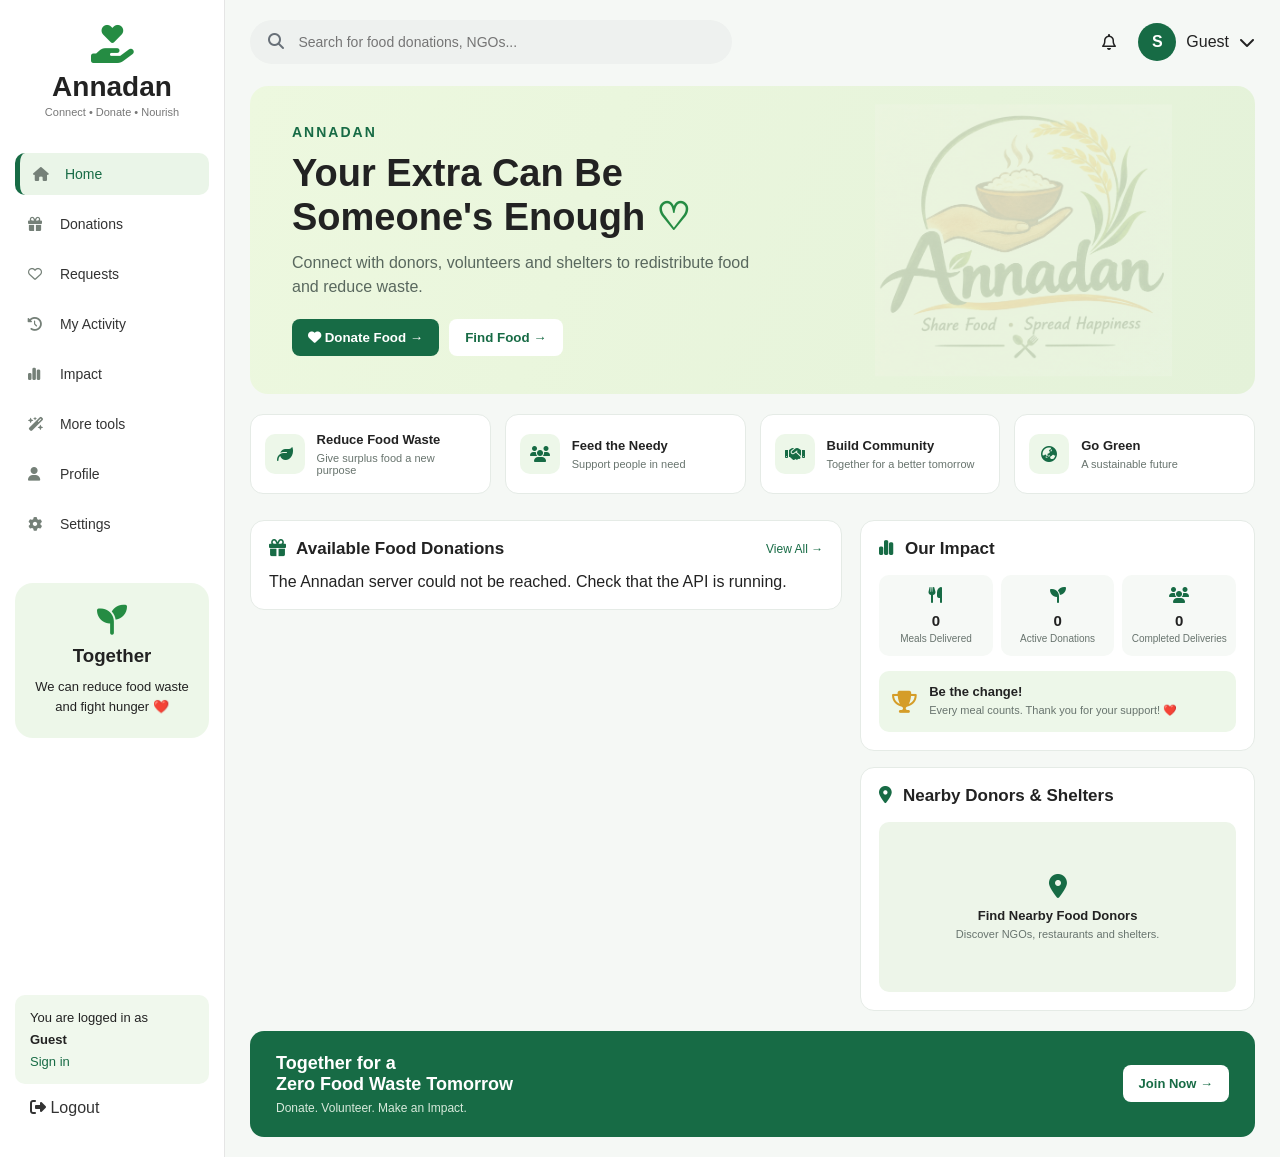
<file: index.html>
<!DOCTYPE html>
<html lang="en">

<head>
    <meta charset="UTF-8">
    <meta name="viewport" content="width=device-width, initial-scale=1.0">

    <title>Annadan | Food Waste Management</title>

    <!-- CSS File -->
    <link rel="stylesheet" href="css/style.css">

    <!-- Font Awesome Icons -->
    <link rel="stylesheet"
    href="https://cdnjs.cloudflare.com/ajax/libs/font-awesome/6.5.0/css/all.min.css">

</head>

<body>

<div class="container">

    <!-- SIDEBAR -->

    <aside class="sidebar">

        <div class="logo">
            <i class="fa-solid fa-hand-holding-heart"></i>
            <h2>Annadan</h2>
            <p>Connect • Donate • Nourish</p>
        </div>

        <nav>

            <a href="#" class="active">
                <i class="fa-solid fa-house"></i> Home
            </a>

            <a href="donations.html">
                <i class="fa-solid fa-gift"></i> Donations
            </a>

            <a href="requests.html">
                <i class="fa-regular fa-heart"></i> Requests
            </a>

            <a href="activity.html">
                <i class="fa-solid fa-clock-rotate-left"></i> My Activity
            </a>

            <a href="impact.html">
                <i class="fa-solid fa-chart-simple"></i> Impact
            </a>

            <a href="features.html"><i class="fa-solid fa-wand-magic-sparkles"></i> More tools</a>
            <a href="profile.html">
                <i class="fa-solid fa-user"></i> Profile
            </a>

            <a href="settings.html">
                <i class="fa-solid fa-gear"></i> Settings
            </a>

        </nav>

        <div class="sidebar-message">
            <i class="fa-solid fa-seedling"></i>
            <h3>Together</h3>
            <p>We can reduce food waste and fight hunger ❤️</p>
        </div>

        <div class="account">
            <p>You are logged in as</p>
            <h4>Guest</h4>
            <a href="profile.html">My Profile</a>
        </div>

        <a href="#" class="logout">
            <i class="fa-solid fa-right-from-bracket"></i>
            Logout
        </a>

    </aside>


    <!-- MAIN CONTENT -->

    <main class="main-content">

        <!-- TOP NAVBAR -->

        <header class="topbar">

            <div class="search-box">

                <i class="fa-solid fa-magnifying-glass"></i>

                <input type="text"
                placeholder="Search for food donations, NGOs...">

            </div>

            <div class="profile">

                <i class="fa-regular fa-bell"></i>

                <div class="profile-info">

                    <div class="avatar">S</div>

                    <span>Guest</span>

                    <i class="fa-solid fa-chevron-down"></i>

                </div>

            </div>

        </header>


        <!-- HERO SECTION -->

        <section class="hero">

            <img class="hero-watermark" src="images/annadan-watermark.jpeg" alt="" aria-hidden="true">

            <div class="hero-content">

                <h1>ANNADAN</h1>

                <h2>
                    Your Extra Can Be<br>
                    Someone's Enough <span>♡</span>
                </h2>

                <p>
                    Connect with donors, volunteers and shelters
                    to redistribute food and reduce waste.
                </p>

                <div class="hero-buttons">

                    <button class="primary-btn">
                        <i class="fa-solid fa-heart"></i>
                        Donate Food →
                    </button>

                    <button class="secondary-btn">
                        Find Food →
                    </button>

                </div>

            </div>

        </section>


        <!-- FEATURES SECTION -->

        <section class="features">

            <div class="feature-card">

                <i class="fa-solid fa-leaf"></i>

                <div>
                    <h3>Reduce Food Waste</h3>
                    <p>Give surplus food a new purpose</p>
                </div>

            </div>


            <div class="feature-card">

                <i class="fa-solid fa-users"></i>

                <div>
                    <h3>Feed the Needy</h3>
                    <p>Support people in need</p>
                </div>

            </div>


            <div class="feature-card">

                <i class="fa-solid fa-handshake"></i>

                <div>
                    <h3>Build Community</h3>
                    <p>Together for a better tomorrow</p>
                </div>

            </div>


            <div class="feature-card">

                <i class="fa-solid fa-earth-asia"></i>

                <div>
                    <h3>Go Green</h3>
                    <p>A sustainable future</p>
                </div>

            </div>

        </section>


        <!-- DASHBOARD SECTION -->

        <section class="dashboard-grid">


            <!-- AVAILABLE FOOD DONATIONS -->

            <div class="donations-section">

                <div class="section-heading">

                    <h2>
                        <i class="fa-solid fa-gift"></i>
                        Available Food Donations
                    </h2>

                    <a href="donations.html">View All →</a>

                </div>


                <div id="home-donation-list" aria-live="polite">
                    <p>Loading available donations…</p>
                </div>

            </div>


            <!-- RIGHT SECTION -->

            <div class="right-section">


                <!-- IMPACT -->

                <div class="impact-section">

                    <h2>
                        <i class="fa-solid fa-chart-simple"></i>
                        Our Impact
                    </h2>

                    <div class="impact-stats">

                        <div>
                            <i class="fa-solid fa-utensils"></i>
                            <h2 data-home-impact="meals_delivered">0</h2>
                            <p>Meals Delivered</p>
                        </div>

                        <div>
                            <i class="fa-solid fa-seedling"></i>
                            <h2 data-home-impact="active_donations">0</h2>
                            <p>Active Donations</p>
                        </div>

                        <div>
                            <i class="fa-solid fa-users"></i>
                            <h2 data-home-impact="delivered_requests">0</h2>
                            <p>Completed Deliveries</p>
                        </div>

                    </div>

                    <div class="thank-you">

                        <i class="fa-solid fa-trophy"></i>

                        <div>
                            <h3>Be the change!</h3>
                            <p>
                                Every meal counts.
                                Thank you for your support! ❤️
                            </p>
                        </div>

                    </div>

                </div>


                <!-- NEARBY DONORS -->

                <div class="nearby-section">

                    <h2>
                        <i class="fa-solid fa-location-dot"></i>
                        Nearby Donors & Shelters
                    </h2>

                    <div class="map-placeholder">

                        <i class="fa-solid fa-location-dot"></i>

                        <h3>Find Nearby Food Donors</h3>

                        <p>
                            Discover NGOs, restaurants and shelters.
                        </p>

                    </div>

                </div>

            </div>

        </section>


        <!-- BOTTOM BANNER -->

        <section class="bottom-banner">

            <div>

                <h2>
                    Together for a<br>
                    Zero Food Waste Tomorrow
                </h2>
                
                <p>Donate. Volunteer. Make an Impact.</p>

            </div>

            <a class="join-button" href="register.html">Join Now →</a>

        </section>


    </main>

</div>


<!-- JAVASCRIPT FILE -->

<script src="js/api.js"></script>
<script src="js/session-ui.js"></script>
<script src="js/script.js"></script>

</body>

</html>
</file>
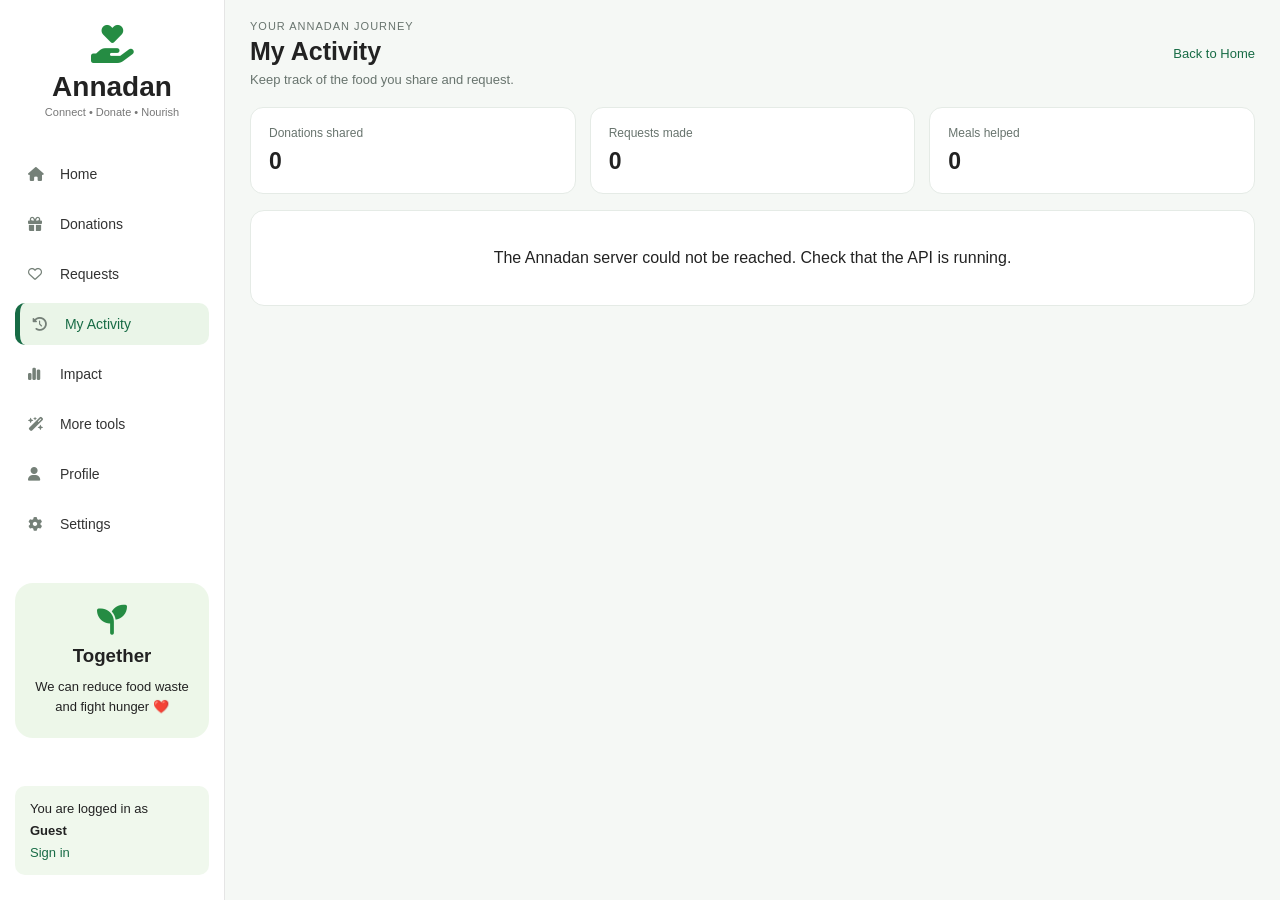
<file: activity.html>
<!DOCTYPE html>
<html lang="en">
<head>
    <meta charset="UTF-8">
    <meta name="viewport" content="width=device-width, initial-scale=1.0">
    <title>My Activity | Annadan</title>
    <link rel="stylesheet" href="css/style.css">
    <link rel="stylesheet" href="https://cdnjs.cloudflare.com/ajax/libs/font-awesome/6.5.0/css/all.min.css">
</head>
<body>
<div class="container">
    <aside class="sidebar">
        <div class="logo"><i class="fa-solid fa-hand-holding-heart"></i><h2>Annadan</h2><p>Connect • Donate • Nourish</p></div>
        <nav>
            <a href="index.html"><i class="fa-solid fa-house"></i> Home</a>
            <a href="donations.html"><i class="fa-solid fa-gift"></i> Donations</a>
            <a href="requests.html"><i class="fa-regular fa-heart"></i> Requests</a>
            <a href="activity.html" class="active"><i class="fa-solid fa-clock-rotate-left"></i> My Activity</a>
            <a href="impact.html"><i class="fa-solid fa-chart-simple"></i> Impact</a>
            <a href="features.html"><i class="fa-solid fa-wand-magic-sparkles"></i> More tools</a>
            <a href="profile.html"><i class="fa-solid fa-user"></i> Profile</a>
            <a href="settings.html"><i class="fa-solid fa-gear"></i> Settings</a>
        </nav>
        <div class="sidebar-message"><i class="fa-solid fa-seedling"></i><h3>Together</h3><p>We can reduce food waste and fight hunger ❤️</p></div>
        <div class="account"><p>You are logged in as</p><h4>Guest</h4><a href="profile.html">View Profile</a></div>
    </aside>

    <main class="main-content content-page">
        <header class="page-heading">
            <div><p class="profile-eyebrow">YOUR ANNADAN JOURNEY</p><h1>My Activity</h1><p>Keep track of the food you share and request.</p></div>
            <a href="index.html" class="profile-home-link">Back to Home</a>
        </header>

        <section class="activity-summary">
            <div><span>Donations shared</span><strong data-activity-stat="donations_shared">0</strong></div>
            <div><span>Requests made</span><strong data-activity-stat="requests_made">0</strong></div>
            <div><span>Meals helped</span><strong data-activity-stat="meals_helped">0</strong></div>
        </section>

        <section class="activity-panel" id="activity-panel" aria-live="polite">
            <h2>Loading activity…</h2>
        </section>
    </main>
</div>
<script src="js/api.js"></script>
<script src="js/session-ui.js"></script>
<script src="js/activity.js"></script>
</body>
</html>
</file>
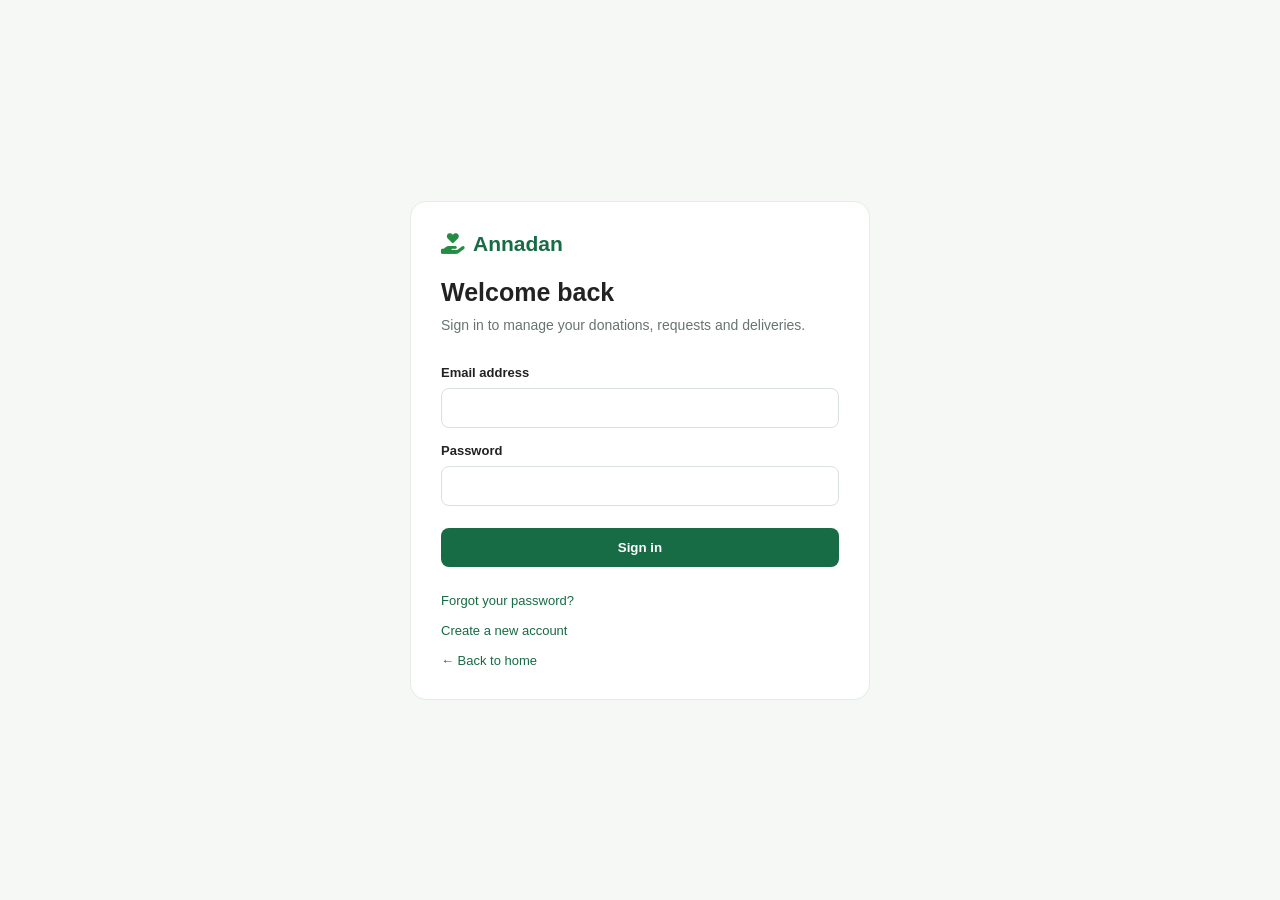
<file: admin.html>
<!DOCTYPE html>
<html lang="en">
<head>
    <meta charset="UTF-8">
    <meta name="viewport" content="width=device-width, initial-scale=1.0">
    <title>Administration | Annadan</title>
    <link rel="stylesheet" href="css/style.css">
    <link rel="stylesheet" href="https://cdnjs.cloudflare.com/ajax/libs/font-awesome/6.5.0/css/all.min.css">
</head>
<body>
<div class="container">
    <aside class="sidebar">
        <div class="logo"><i class="fa-solid fa-hand-holding-heart"></i><h2>Annadan</h2><p>Administration</p></div>
        <nav>
            <a href="index.html"><i class="fa-solid fa-house"></i> Home</a>
            <a href="donations.html"><i class="fa-solid fa-gift"></i> Donations</a>
            <a href="requests.html"><i class="fa-regular fa-heart"></i> Requests</a>
            <a href="admin.html" class="active"><i class="fa-solid fa-shield-halved"></i> Admin dashboard</a>
        </nav>
        <div class="sidebar-message"><i class="fa-solid fa-shield-heart"></i><h3>Responsible access</h3><p>Use administrator permissions only for platform operations.</p></div>
    </aside>
    <main class="main-content content-page">
        <header class="page-heading">
            <div><p class="profile-eyebrow">PLATFORM CONTROL</p><h1>Admin dashboard</h1><p>Monitor accounts and current platform activity.</p></div>
            <a href="index.html" class="profile-home-link">Back to Home</a>
        </header>
        <section class="activity-summary admin-summary">
            <div><span>Total users</span><strong data-admin-stat="total_users">—</strong></div>
            <div><span>Active users</span><strong data-admin-stat="active_users">—</strong></div>
            <div><span>Available donations</span><strong data-admin-stat="active_donations">—</strong></div>
            <div><span>Pending requests</span><strong data-admin-stat="pending_requests">—</strong></div>
            <div><span>Delivered requests</span><strong data-admin-stat="delivered_requests">—</strong></div>
        </section>
        <section class="admin-table-panel">
            <h2>Registered accounts</h2>
            <p>Disabling an account blocks access to authenticated API operations.</p>
            <div class="admin-table-wrap">
                <table class="admin-table">
                    <thead><tr><th>Name</th><th>Email</th><th>Role</th><th>Status</th><th>Action</th></tr></thead>
                    <tbody id="admin-users"><tr><td colspan="5">Loading account records…</td></tr></tbody>
                </table>
            </div>
        </section>
        <section class="admin-table-panel">
            <h2>Food-safety review queue</h2>
            <p>Check the donor's self-declared handling checklist and image. Approval is an administrative review, not laboratory certification.</p>
            <div id="safety-reviews"><p>Loading pending reviews…</p></div>
        </section>
        <p id="admin-message" class="register-message" role="status" aria-live="polite"></p>
    </main>
</div>
<script src="js/api.js"></script>
<script src="js/admin.js"></script>
</body>
</html>
</file>
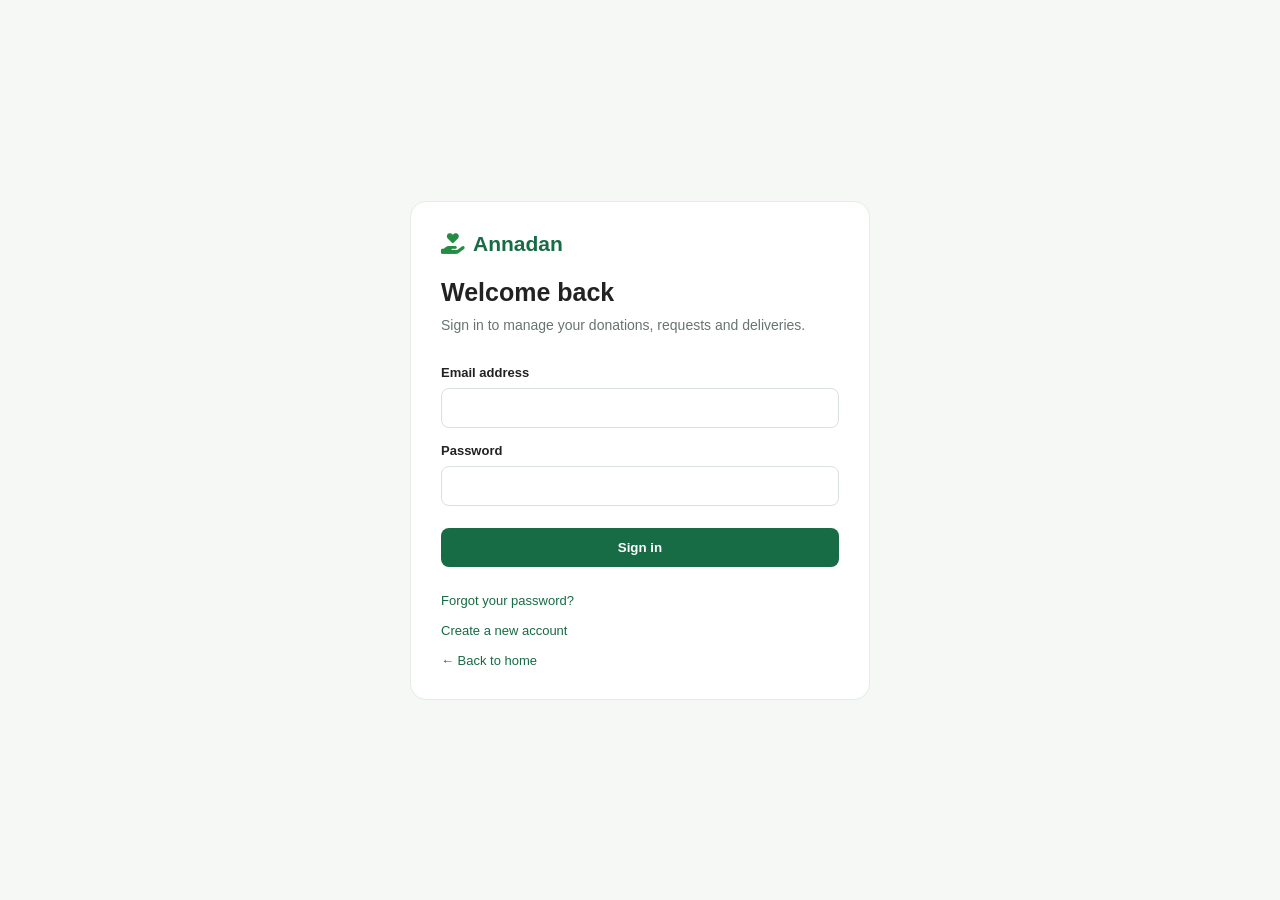
<file: create-donation.html>
<!DOCTYPE html>
<html lang="en">
<head>
    <meta charset="UTF-8">
    <meta name="viewport" content="width=device-width, initial-scale=1.0">
    <title>Publish a Donation | Annadan</title>
    <link rel="stylesheet" href="css/style.css">
    <link rel="stylesheet" href="https://cdnjs.cloudflare.com/ajax/libs/font-awesome/6.5.0/css/all.min.css">
</head>
<body class="register-page">
    <main class="register-card donation-form-card">
        <a class="register-logo" href="index.html">
            <i class="fa-solid fa-hand-holding-heart"></i><span>Annadan</span>
        </a>
        <h1>Publish surplus food</h1>
        <p class="register-intro">Share accurate food, quantity and pickup information so a receiver can request it.</p>
        <form id="donation-form" class="account-form">
            <label for="donation-title">Food title</label>
            <input id="donation-title" name="title" type="text" maxlength="120" placeholder="Vegetable meal boxes" required>

            <label for="donation-description">Description</label>
            <textarea id="donation-description" name="description" rows="3" maxlength="2000" placeholder="Describe ingredients, packaging and condition" required></textarea>

            <label for="food-type">Food category</label>
            <select id="food-type" name="food_type" required>
                <option value="prepared_food">Prepared food</option>
                <option value="packaged_food">Packaged food</option>
                <option value="bakery">Bakery</option>
                <option value="produce">Fresh produce</option>
                <option value="other">Other</option>
            </select>

            <label for="quantity-total">Quantity available</label>
            <input id="quantity-total" name="quantity_total" type="number" min="1" max="100000" required>

            <label for="quantity-unit">Quantity unit</label>
            <select id="quantity-unit" name="quantity_unit" required>
                <option value="meal_boxes">Meal boxes</option>
                <option value="packets">Packets</option>
                <option value="kg">Kilograms</option>
                <option value="litres">Litres</option>
                <option value="portions">Portions</option>
            </select>

            <label for="pickup-location">Pickup address / location</label>
            <input id="pickup-location" name="pickup_location" type="text" maxlength="255" required>

            <label for="donation-city">City</label>
            <input id="donation-city" name="city" type="text" maxlength="100" required>

            <label for="donation-image">Food image (JPEG, PNG or WebP; max 5 MB)</label>
            <input id="donation-image" name="image" type="file" accept="image/jpeg,image/png,image/webp">
            <p class="feature-hint">Images are stored securely through the configured cloud image provider.</p>

            <label for="pickup-deadline">Pickup deadline</label>
            <input id="pickup-deadline" name="pickup_deadline" type="datetime-local" required>

            <label for="prepared-at">Prepared at (optional)</label>
            <input id="prepared-at" name="prepared_at" type="datetime-local">

            <label for="allergens">Allergens (comma-separated)</label>
            <input id="allergens" name="allergens" type="text" placeholder="Milk, peanuts, gluten">

            <label class="form-checkbox"><input name="is_vegetarian" type="checkbox"> Vegetarian food</label>
            <fieldset class="safety-checklist">
                <legend>Food safety self-check</legend>
                <label class="form-checkbox"><input name="sealed_packaging" type="checkbox" required> Food is packed in clean, covered containers</label>
                <label class="form-checkbox"><input name="allergens_disclosed" type="checkbox" required> Ingredients and known allergens are disclosed</label>
                <label class="form-checkbox"><input name="safe_handling" type="checkbox" required> Food was handled and stored safely</label>
                <label class="form-checkbox"><input name="pickup_window_valid" type="checkbox" required> Pickup is possible before the food expires</label>
            </fieldset>
            <button type="button" class="feature-action" id="use-pickup-location">Attach my pickup coordinates (optional)</button>
            <p id="pickup-location-status" class="feature-status" aria-live="polite">Coordinates are optional and are shared with approved receivers.</p>
            <button type="submit">Publish donation</button>
        </form>
        <p id="donation-message" class="register-message" role="status" aria-live="polite"></p>
        <a class="back-home" href="donations.html">View available donations</a><br>
        <a class="back-home" href="index.html">← Back to home</a>
    </main>
    <script src="js/api.js"></script>
    <script src="js/create-donation.js"></script>
</body>
</html>
</file>
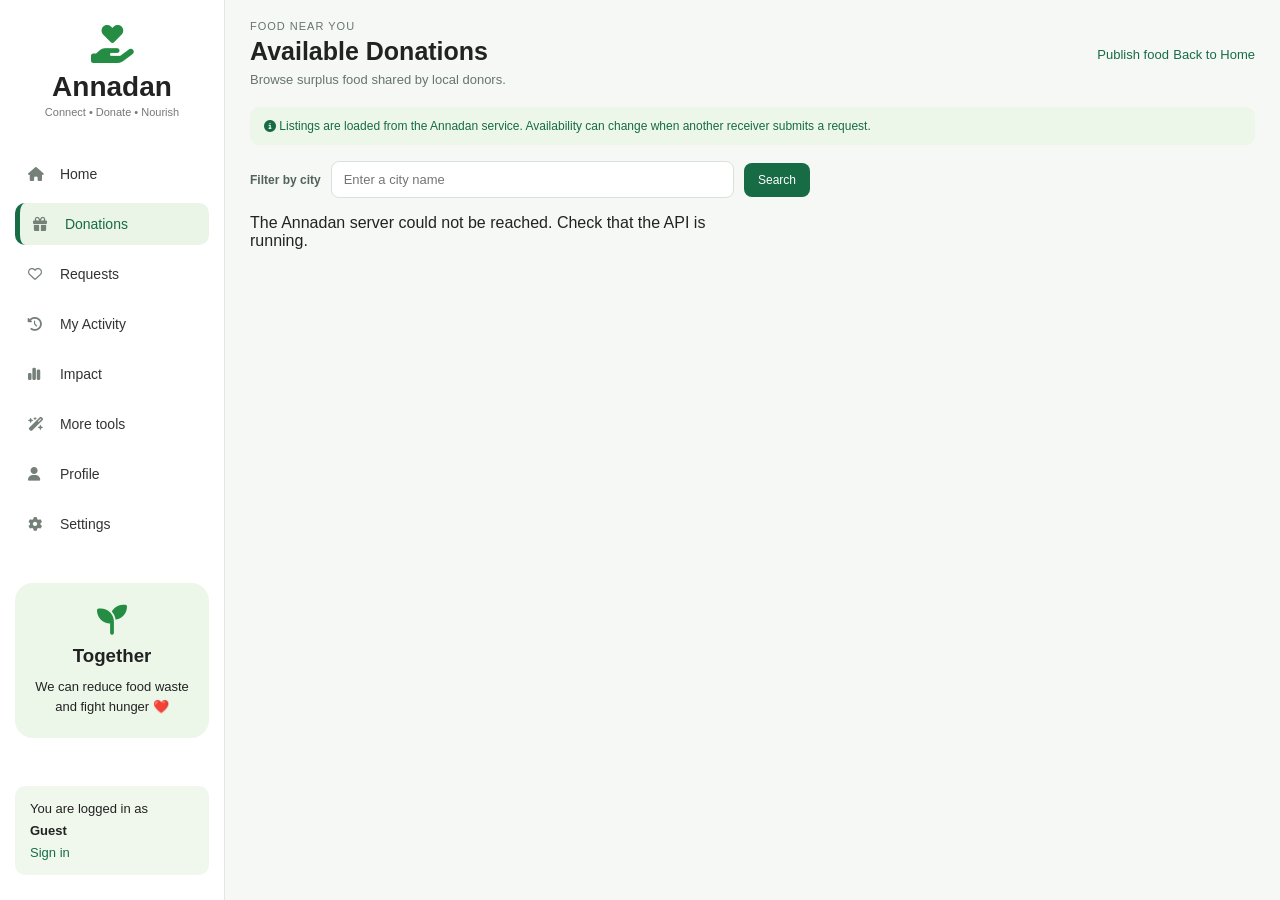
<file: donations.html>
<!DOCTYPE html>
<html lang="en">
<head>
    <meta charset="UTF-8">
    <meta name="viewport" content="width=device-width, initial-scale=1.0">
    <title>Donations | Annadan</title>
    <link rel="stylesheet" href="css/style.css">
    <link rel="stylesheet" href="https://cdnjs.cloudflare.com/ajax/libs/font-awesome/6.5.0/css/all.min.css">
</head>
<body>
<div class="container">
    <aside class="sidebar">
        <div class="logo"><i class="fa-solid fa-hand-holding-heart"></i><h2>Annadan</h2><p>Connect • Donate • Nourish</p></div>
        <nav>
            <a href="index.html"><i class="fa-solid fa-house"></i> Home</a>
            <a href="donations.html" class="active"><i class="fa-solid fa-gift"></i> Donations</a>
            <a href="requests.html"><i class="fa-regular fa-heart"></i> Requests</a>
            <a href="activity.html"><i class="fa-solid fa-clock-rotate-left"></i> My Activity</a>
            <a href="impact.html"><i class="fa-solid fa-chart-simple"></i> Impact</a>
            <a href="features.html"><i class="fa-solid fa-wand-magic-sparkles"></i> More tools</a>
            <a href="profile.html"><i class="fa-solid fa-user"></i> Profile</a>
            <a href="settings.html"><i class="fa-solid fa-gear"></i> Settings</a>
        </nav>
        <div class="sidebar-message"><i class="fa-solid fa-seedling"></i><h3>Together</h3><p>We can reduce food waste and fight hunger ❤️</p></div>
        <div class="account"><p>You are logged in as</p><h4>Guest</h4><a href="profile.html">View Profile</a></div>
    </aside>

    <main class="main-content content-page">
        <header class="page-heading">
            <div><p class="profile-eyebrow">FOOD NEAR YOU</p><h1>Available Donations</h1><p>Browse surplus food shared by local donors.</p></div>
            <div><a href="create-donation.html" class="profile-home-link">Publish food</a> <a href="index.html" class="profile-home-link">Back to Home</a></div>
        </header>

        <div class="page-note"><i class="fa-solid fa-circle-info"></i> Listings are loaded from the Annadan service. Availability can change when another receiver submits a request.</div>
        <form id="donation-city-filter" class="donation-filter">
            <label for="donation-city-search">Filter by city</label>
            <input id="donation-city-search" name="city" type="search" placeholder="Enter a city name">
            <button type="submit">Search</button>
        </form>
        <section class="offer-list" id="offer-list" aria-live="polite">
            <p>Loading available donations…</p>
        </section>
    </main>
</div>
<script src="js/api.js"></script>
<script src="js/session-ui.js"></script>
<script src="js/donations.js"></script>
</body>
</html>
</file>
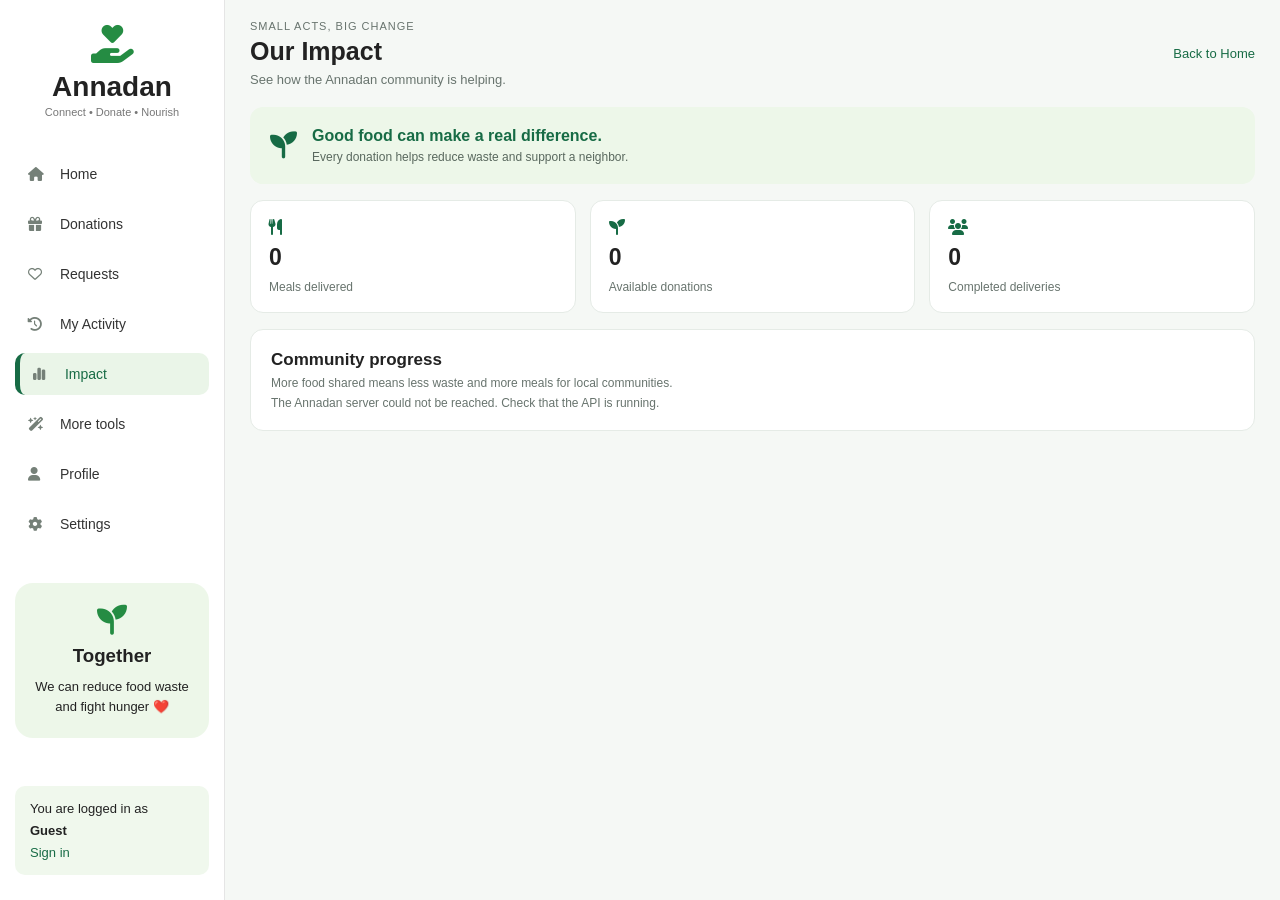
<file: impact.html>
<!DOCTYPE html>
<html lang="en">
<head>
    <meta charset="UTF-8">
    <meta name="viewport" content="width=device-width, initial-scale=1.0">
    <title>Impact | Annadan</title>
    <link rel="stylesheet" href="css/style.css">
    <link rel="stylesheet" href="https://cdnjs.cloudflare.com/ajax/libs/font-awesome/6.5.0/css/all.min.css">
</head>
<body>
<div class="container">
    <aside class="sidebar">
        <div class="logo"><i class="fa-solid fa-hand-holding-heart"></i><h2>Annadan</h2><p>Connect • Donate • Nourish</p></div>
        <nav>
            <a href="index.html"><i class="fa-solid fa-house"></i> Home</a>
            <a href="donations.html"><i class="fa-solid fa-gift"></i> Donations</a>
            <a href="requests.html"><i class="fa-regular fa-heart"></i> Requests</a>
            <a href="activity.html"><i class="fa-solid fa-clock-rotate-left"></i> My Activity</a>
            <a href="impact.html" class="active"><i class="fa-solid fa-chart-simple"></i> Impact</a>
            <a href="features.html"><i class="fa-solid fa-wand-magic-sparkles"></i> More tools</a>
            <a href="profile.html"><i class="fa-solid fa-user"></i> Profile</a>
            <a href="settings.html"><i class="fa-solid fa-gear"></i> Settings</a>
        </nav>
        <div class="sidebar-message"><i class="fa-solid fa-seedling"></i><h3>Together</h3><p>We can reduce food waste and fight hunger ❤️</p></div>
        <div class="account"><p>You are logged in as</p><h4>Guest</h4><a href="profile.html">View Profile</a></div>
    </aside>

    <main class="main-content content-page">
        <header class="page-heading">
            <div><p class="profile-eyebrow">SMALL ACTS, BIG CHANGE</p><h1>Our Impact</h1><p>See how the Annadan community is helping.</p></div>
            <a href="index.html" class="profile-home-link">Back to Home</a>
        </header>

        <section class="impact-welcome">
            <i class="fa-solid fa-seedling"></i>
            <div><h2>Good food can make a real difference.</h2><p>Every donation helps reduce waste and support a neighbor.</p></div>
        </section>

        <section class="impact-cards">
            <article><i class="fa-solid fa-utensils"></i><strong data-impact="meals">0</strong><span>Meals delivered</span></article>
            <article><i class="fa-solid fa-seedling"></i><strong data-impact="donations">0</strong><span>Available donations</span></article>
            <article><i class="fa-solid fa-users"></i><strong data-impact="requests">0</strong><span>Completed deliveries</span></article>
        </section>

        <section class="impact-details support-contribution" id="support-annadan" hidden>
            <h2>Support Annadan</h2>
            <p>Make an optional voluntary contribution to help maintain the platform. This is not a payment for food, delivery, or priority service.</p>
            <label for="support-amount">Contribution amount (INR)</label>
            <select id="support-amount">
                <option value="50">₹50</option>
                <option value="100">₹100</option>
                <option value="250">₹250</option>
                <option value="500">₹500</option>
                <option value="1000">₹1,000</option>
            </select>
            <button class="feature-action" id="support-pay-button" type="button">Contribute securely</button>
            <p id="support-payment-status" class="feature-status" role="status" aria-live="polite"></p>
        </section>

        <section class="impact-details">
            <h2>Community progress</h2>
            <p>More food shared means less waste and more meals for local communities.</p>
            <p id="impact-units">Loading verified delivery totals…</p>
        </section>
        
    </main>
</div>
<script src="js/api.js"></script>
<script src="js/session-ui.js"></script>
<script src="js/impact.js"></script>
</body>
</html>
</file>
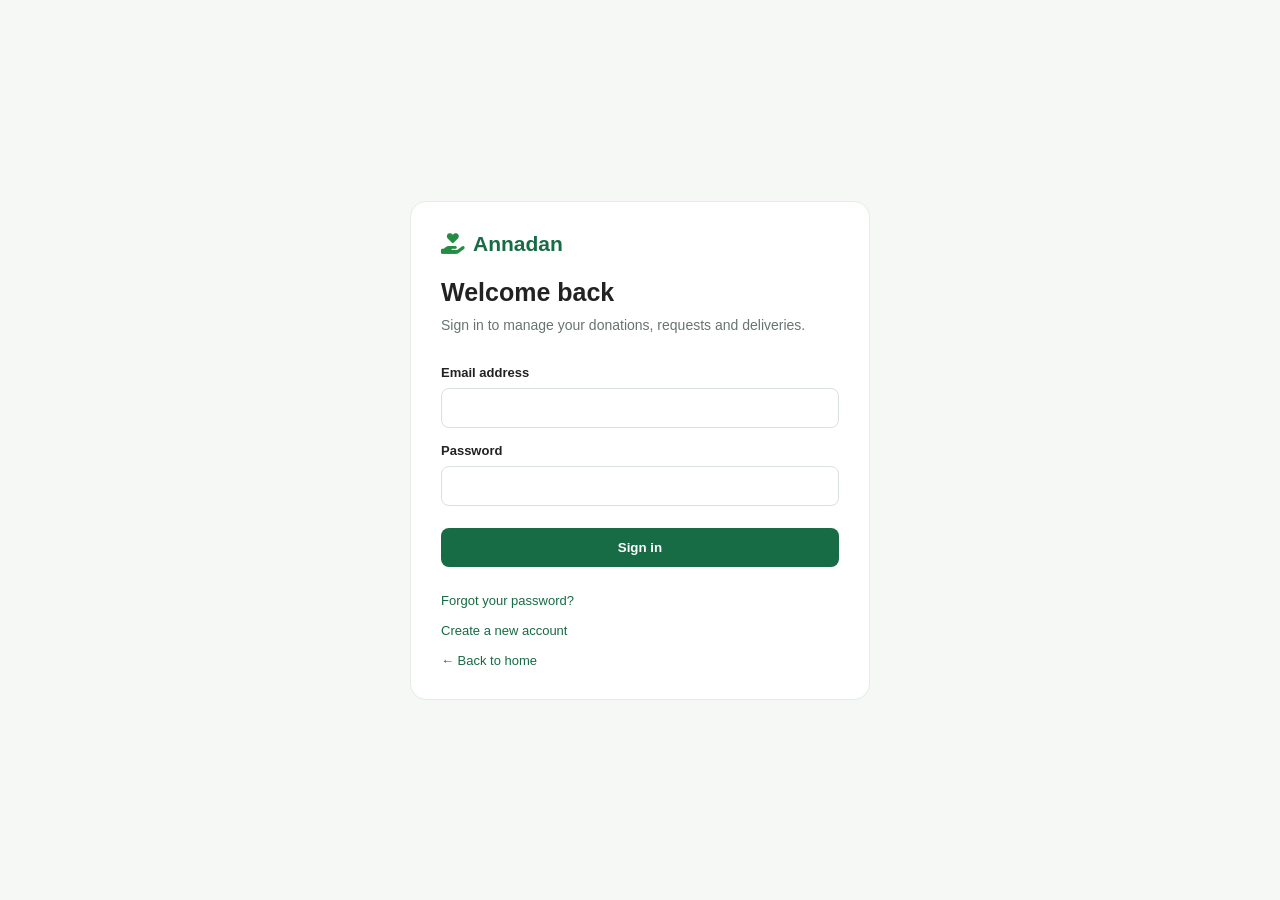
<file: login.html>
<!DOCTYPE html>
<html lang="en">
<head>
    <meta charset="UTF-8">
    <meta name="viewport" content="width=device-width, initial-scale=1.0">
    <title>Sign in | Annadan</title>
    <link rel="stylesheet" href="css/style.css">
    <link rel="stylesheet" href="https://cdnjs.cloudflare.com/ajax/libs/font-awesome/6.5.0/css/all.min.css">
</head>
<body class="register-page">
    <main class="register-card">
        <a class="register-logo" href="index.html">
            <i class="fa-solid fa-hand-holding-heart"></i><span>Annadan</span>
        </a>
        <h1>Welcome back</h1>
        <p class="register-intro">Sign in to manage your donations, requests and deliveries.</p>
        <form id="login-form" class="account-form">
            <label for="login-email">Email address</label>
            <input id="login-email" name="email" type="email" autocomplete="email" required>
            <label for="login-password">Password</label>
            <input id="login-password" name="password" type="password" autocomplete="current-password" required>
            <button type="submit">Sign in</button>
        </form>
        <p id="login-message" class="register-message" role="status" aria-live="polite"></p>
        <a class="back-home" href="reset-password.html">Forgot your password?</a><br>
        <a class="back-home" href="register.html">Create a new account</a><br>
        <a class="back-home" href="index.html">← Back to home</a>
    </main>
    <script src="js/api.js"></script>
    <script src="js/login.js"></script>
</body>
</html>
</file>
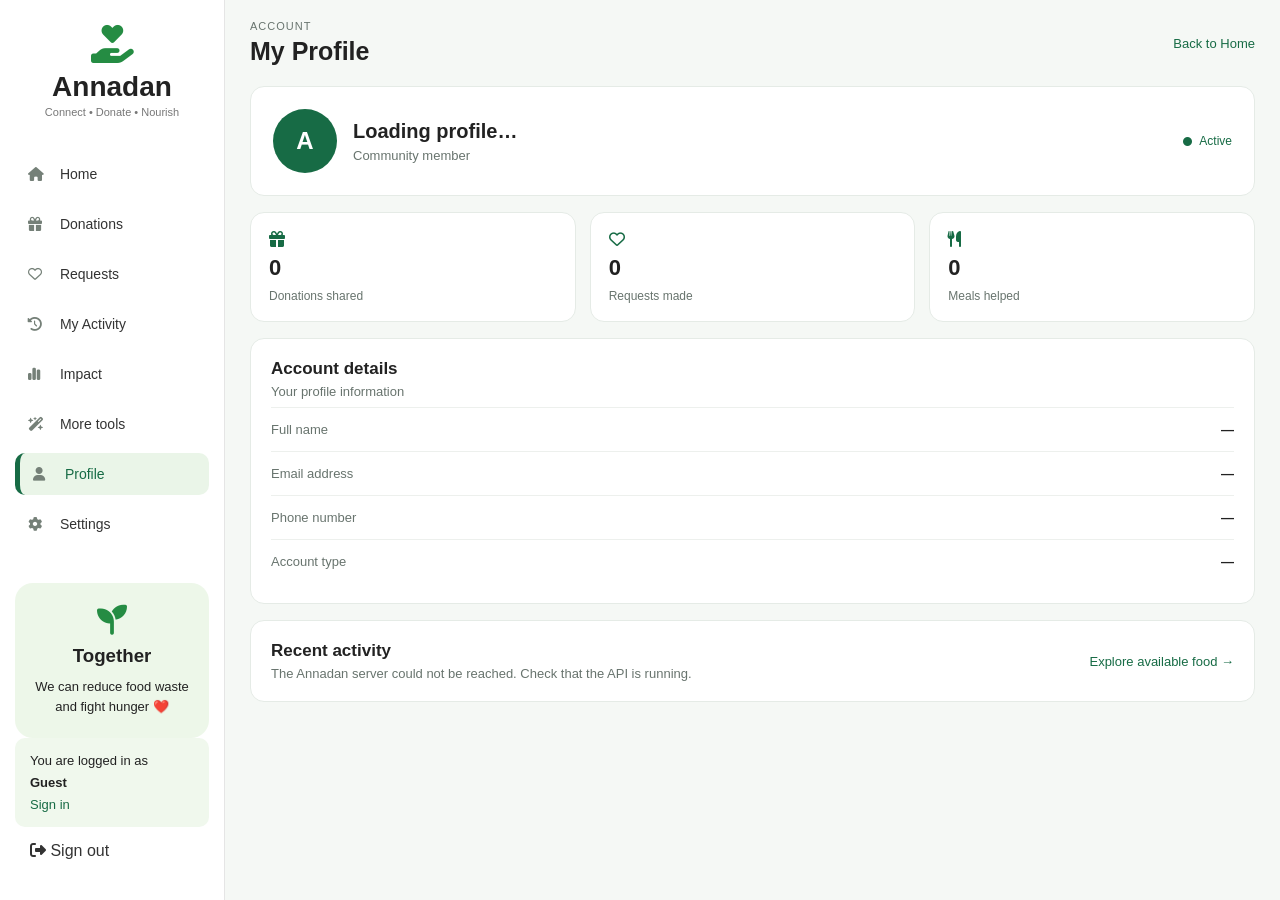
<file: profile.html>
<!DOCTYPE html>
<html lang="en">
<head>
    <meta charset="UTF-8">
    <meta name="viewport" content="width=device-width, initial-scale=1.0">
    <title>My Profile | Annadan</title>
    <link rel="stylesheet" href="css/style.css">
    <link rel="stylesheet"
        href="https://cdnjs.cloudflare.com/ajax/libs/font-awesome/6.5.0/css/all.min.css">
</head>
<body>
<div class="container">
    <aside class="sidebar">
        <div class="logo">
            <i class="fa-solid fa-hand-holding-heart"></i>
            <h2>Annadan</h2>
            <p>Connect • Donate • Nourish</p>
        </div>

        <nav>
            <a href="index.html"><i class="fa-solid fa-house"></i> Home</a>
            <a href="donations.html"><i class="fa-solid fa-gift"></i> Donations</a>
            <a href="requests.html"><i class="fa-regular fa-heart"></i> Requests</a>
            <a href="activity.html"><i class="fa-solid fa-clock-rotate-left"></i> My Activity</a>
            <a href="impact.html"><i class="fa-solid fa-chart-simple"></i> Impact</a>
            <a href="features.html"><i class="fa-solid fa-wand-magic-sparkles"></i> More tools</a>
            <a href="profile.html" class="active"><i class="fa-solid fa-user"></i> Profile</a>
            <a href="settings.html"><i class="fa-solid fa-gear"></i> Settings</a>
        </nav>

        <div class="sidebar-message">
            <i class="fa-solid fa-seedling"></i>
            <h3>Together</h3>
            <p>We can reduce food waste and fight hunger ❤️</p>
        </div>

        <div class="account">
            <p>You are logged in as</p>
            <h4>Guest</h4>
            <a href="settings.html">Account preferences</a>
        </div>

        <a href="index.html" class="logout">
            <i class="fa-solid fa-right-from-bracket"></i> Sign out
        </a>
    </aside>

    <main class="main-content profile-page">
        <header class="topbar">
            <div>
                <p class="profile-eyebrow">ACCOUNT</p>
                <h1>My Profile</h1>
            </div>
            <a class="profile-home-link" href="index.html">Back to Home</a>
        </header>

        <section class="profile-summary">
            <div class="profile-avatar" id="profile-avatar">A</div>
            <div>
                <h2 id="profile-name">Loading profile…</h2>
                <p id="profile-role">Community member</p>
            </div>
            <span class="profile-status"><i class="fa-solid fa-circle"></i> Active</span>
        </section>

        <section class="profile-stats">
            <div class="profile-stat">
                <i class="fa-solid fa-gift"></i>
                <strong data-profile-stat="donations_shared">0</strong>
                <span>Donations shared</span>
            </div>
            <div class="profile-stat">
                <i class="fa-regular fa-heart"></i>
                <strong data-profile-stat="requests_made">0</strong>
                <span>Requests made</span>
            </div>
            <div class="profile-stat">
                <i class="fa-solid fa-utensils"></i>
                <strong data-profile-stat="meals_helped">0</strong>
                <span>Meals helped</span>
            </div>
        </section>

        <section class="profile-details">
            <div class="profile-section-heading">
                <div>
                    <h2>Account details</h2>
                    <p>Your profile information</p>
                </div>
            </div>

            <div class="profile-detail-row">
                <span>Full name</span>
                <strong id="profile-full-name">—</strong>
            </div>
            <div class="profile-detail-row">
                <span>Email address</span>
                <strong id="profile-email">—</strong>
            </div>
            <div class="profile-detail-row">
                <span>Phone number</span>
                <strong id="profile-phone">—</strong>
            </div>
            <div class="profile-detail-row">
                <span>Account type</span>
                <strong id="profile-account-type">—</strong>
            </div>
        </section>

        <section class="profile-activity">
            <div>
                <h2>Recent activity</h2>
                <p id="profile-message">Your donations and requests will appear here.</p>
            </div>
            <a href="donations.html">Explore available food →</a>
        </section>
    </main>
</div>
<script src="js/api.js"></script>
<script src="js/session-ui.js"></script>
<script src="js/profile.js"></script>
</body>
</html>
</file>
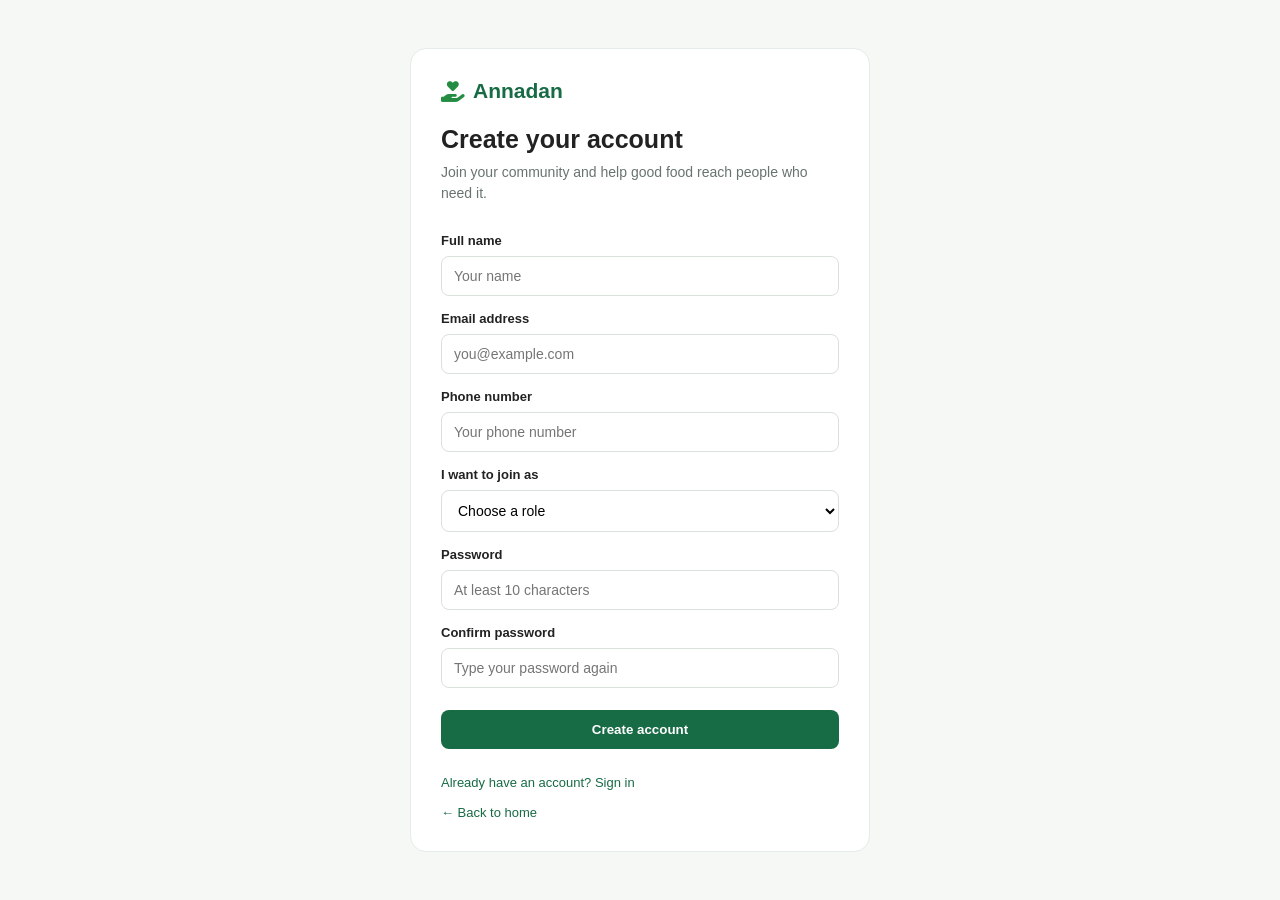
<file: register.html>
<!DOCTYPE html>
<html lang="en">
<head>
    <meta charset="UTF-8">
    <meta name="viewport" content="width=device-width, initial-scale=1.0">
    <title>Join Annadan</title>
    <link rel="stylesheet" href="css/style.css">
    <link rel="stylesheet"
        href="https://cdnjs.cloudflare.com/ajax/libs/font-awesome/6.5.0/css/all.min.css">
</head>
<body class="register-page">
    <main class="register-card">
        <a class="register-logo" href="index.html">
            <i class="fa-solid fa-hand-holding-heart"></i>
            <span>Annadan</span>
        </a>

        <h1>Create your account</h1>
        <p class="register-intro">Join your community and help good food reach people who need it.</p>

        <form id="register-form">
            <label for="full-name">Full name</label>
            <input id="full-name" name="fullName" type="text"
                placeholder="Your name" autocomplete="name" required>

            <label for="email">Email address</label>
            <input id="email" name="email" type="email"
                placeholder="you@example.com" autocomplete="email" required>

            <label for="phone">Phone number</label>
            <input id="phone" name="phone" type="tel"
                placeholder="Your phone number" autocomplete="tel" required>

            <label for="role">I want to join as</label>
            <select id="role" name="role" required>
                <option value="">Choose a role</option>
                <option value="donor">Food donor</option>
                <option value="receiver">NGO, shelter or food receiver</option>
                <option value="delivery_partner">Delivery partner</option>
            </select>

            <label for="password">Password</label>
            <input id="password" name="password" type="password"
                placeholder="At least 10 characters" autocomplete="new-password"
                minlength="10" required>

            <label for="confirm-password">Confirm password</label>
            <input id="confirm-password" name="confirmPassword" type="password"
                placeholder="Type your password again" autocomplete="new-password" required>

            <button type="submit">Create account</button>
        </form>

        <p id="register-message" class="register-message" role="status" aria-live="polite"></p>
        <a class="back-home" href="login.html">Already have an account? Sign in</a><br>
        <a class="back-home" href="index.html">← Back to home</a>
    </main>

    <script src="js/api.js"></script>
    <script src="js/register.js"></script>
</body>
</html>
</file>
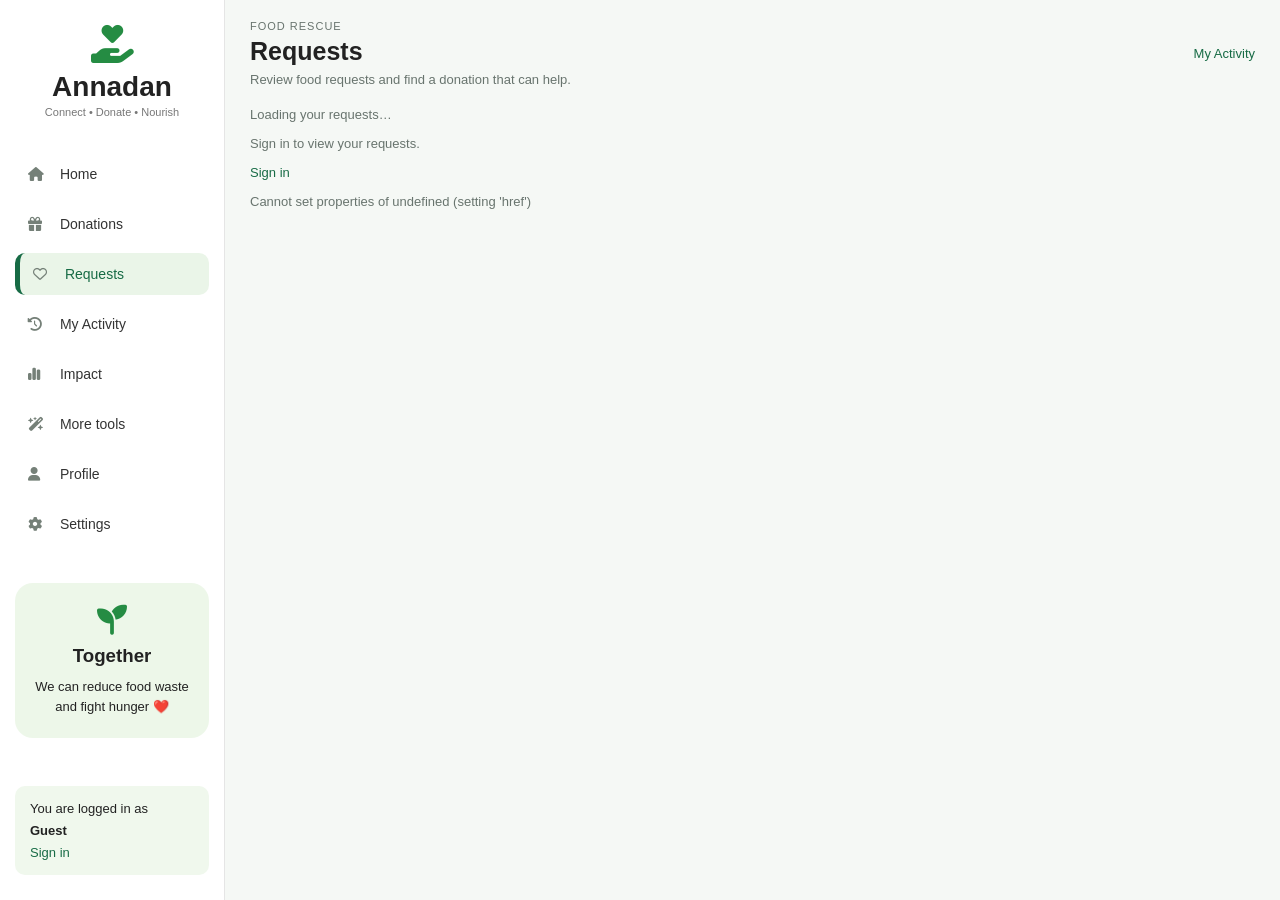
<file: requests.html>
<!DOCTYPE html>
<html lang="en">
<head>
    <meta charset="UTF-8">
    <meta name="viewport" content="width=device-width, initial-scale=1.0">
    <title>Requests | Annadan</title>
    <link rel="stylesheet" href="css/style.css">
    <link rel="stylesheet" href="https://cdnjs.cloudflare.com/ajax/libs/font-awesome/6.5.0/css/all.min.css">
</head>
<body>
<div class="container">
    <aside class="sidebar">
        <div class="logo"><i class="fa-solid fa-hand-holding-heart"></i><h2>Annadan</h2><p>Connect • Donate • Nourish</p></div>
        <nav>
            <a href="index.html"><i class="fa-solid fa-house"></i> Home</a>
            <a href="donations.html"><i class="fa-solid fa-gift"></i> Donations</a>
            <a href="requests.html" class="active"><i class="fa-regular fa-heart"></i> Requests</a>
            <a href="activity.html"><i class="fa-solid fa-clock-rotate-left"></i> My Activity</a>
            <a href="impact.html"><i class="fa-solid fa-chart-simple"></i> Impact</a>
            <a href="features.html"><i class="fa-solid fa-wand-magic-sparkles"></i> More tools</a>
            <a href="profile.html"><i class="fa-solid fa-user"></i> Profile</a>
            <a href="settings.html"><i class="fa-solid fa-gear"></i> Settings</a>
        </nav>
        <div class="sidebar-message"><i class="fa-solid fa-seedling"></i><h3>Together</h3><p>We can reduce food waste and fight hunger ❤️</p></div>
        <div class="account"><p>You are logged in as</p><h4>Guest</h4><a href="profile.html">View Profile</a></div>
    </aside>

    <main class="main-content content-page">
        <header class="page-heading">
            <div><p class="profile-eyebrow">FOOD RESCUE</p><h1>Requests</h1><p>Review food requests and find a donation that can help.</p></div>
            <a href="activity.html" class="profile-home-link">My Activity</a>
        </header>

        <section class="offer-list" id="requests-list" aria-live="polite">
            <p>Loading your requests…</p>
        </section>
    </main>
</div>
<script src="js/api.js"></script>
<script src="js/session-ui.js"></script>
<script src="js/requests.js"></script>
</body>
</html>
</file>
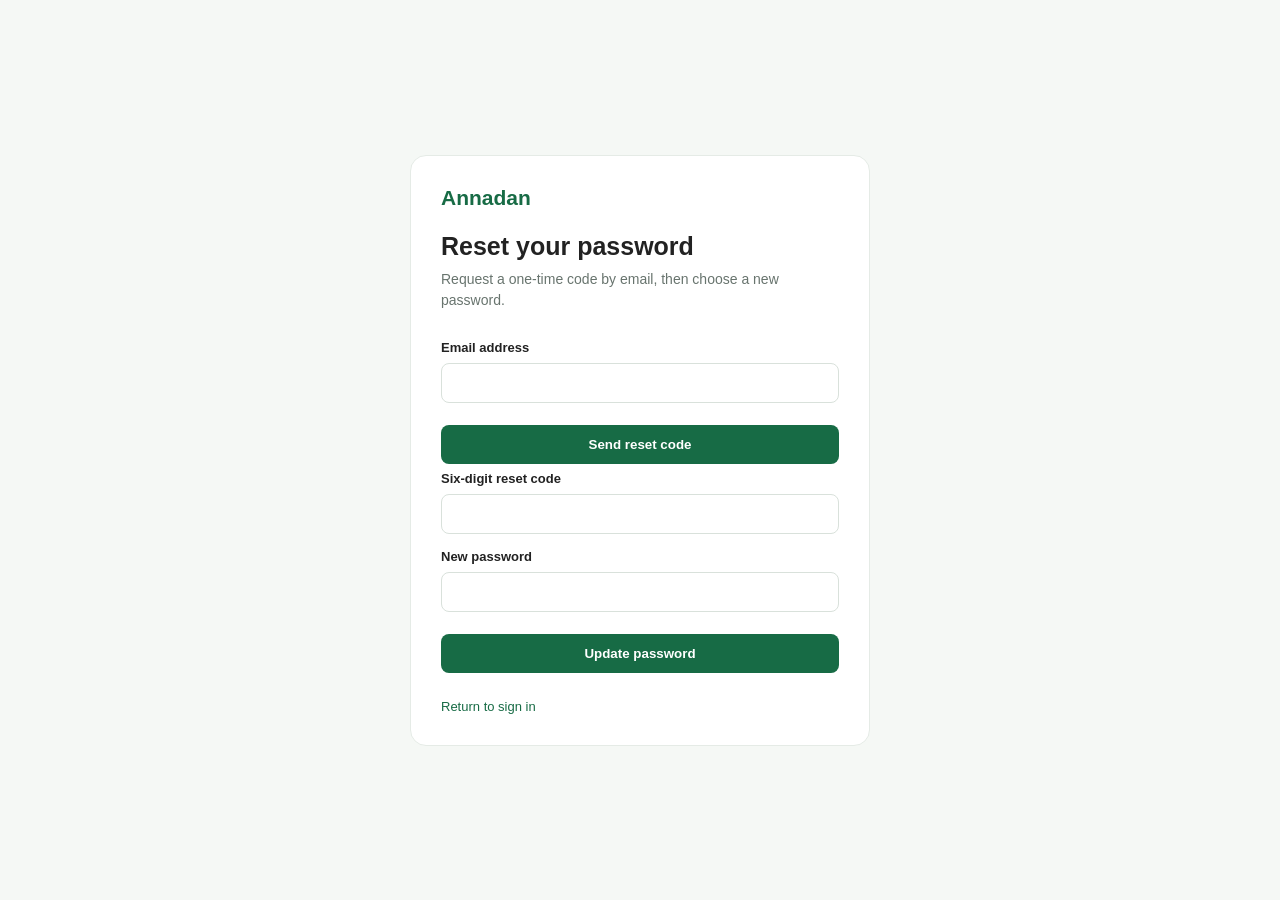
<file: reset-password.html>
<!DOCTYPE html>
<html lang="en">
<head>
    <meta charset="UTF-8">
    <meta name="viewport" content="width=device-width, initial-scale=1.0">
    <title>Reset password | Annadan</title>
    <link rel="stylesheet" href="css/style.css">
</head>
<body class="register-page">
    <main class="register-card">
        <a class="register-logo" href="index.html"><span>Annadan</span></a>
        <h1>Reset your password</h1>
        <p class="register-intro">Request a one-time code by email, then choose a new password.</p>
        <form id="forgot-form" class="account-form">
            <label for="reset-email">Email address</label>
            <input id="reset-email" name="email" type="email" autocomplete="email" required>
            <button type="submit">Send reset code</button>
        </form>
        <form id="reset-form" class="account-form">
            <label for="reset-code">Six-digit reset code</label>
            <input id="reset-code" name="code" inputmode="numeric" pattern="[0-9]{6}" minlength="6" maxlength="6" required>
            <label for="new-password">New password</label>
            <input id="new-password" name="new_password" type="password" minlength="10" autocomplete="new-password" required>
            <button type="submit">Update password</button>
        </form>
        <p id="reset-message" class="register-message" role="status" aria-live="polite"></p>
        <a class="back-home" href="login.html">Return to sign in</a>
    </main>
    <script src="js/api.js"></script>
    <script src="js/reset-password.js"></script>
</body>
</html>
</file>
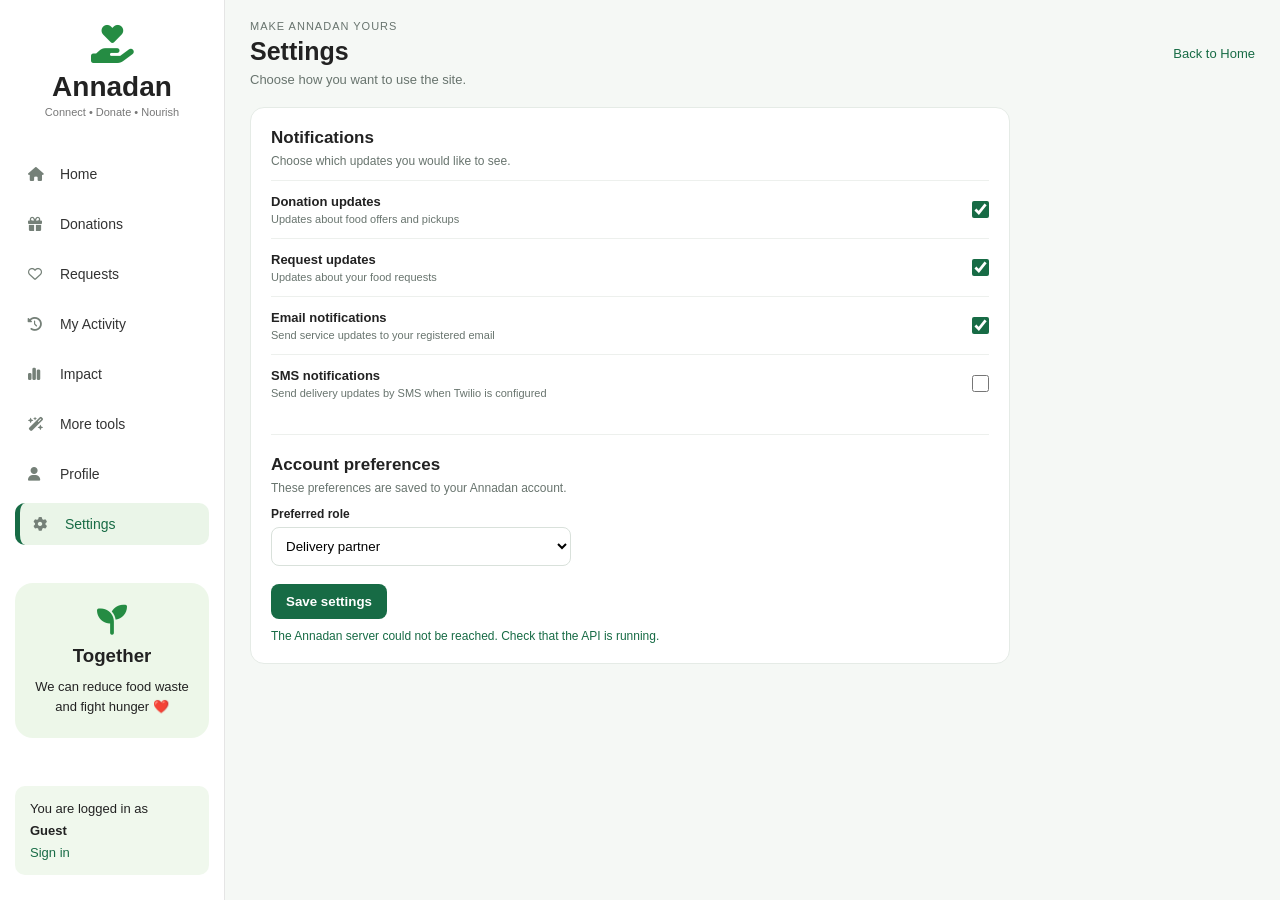
<file: settings.html>
<!DOCTYPE html>
<html lang="en">
<head>
    <meta charset="UTF-8">
    <meta name="viewport" content="width=device-width, initial-scale=1.0">
    <title>Settings | Annadan</title>
    <link rel="stylesheet" href="css/style.css">
    <link rel="stylesheet" href="https://cdnjs.cloudflare.com/ajax/libs/font-awesome/6.5.0/css/all.min.css">
</head>
<body>
<div class="container">
    <aside class="sidebar">
        <div class="logo"><i class="fa-solid fa-hand-holding-heart"></i><h2>Annadan</h2><p>Connect • Donate • Nourish</p></div>
        <nav>
            <a href="index.html"><i class="fa-solid fa-house"></i> Home</a>
            <a href="donations.html"><i class="fa-solid fa-gift"></i> Donations</a>
            <a href="requests.html"><i class="fa-regular fa-heart"></i> Requests</a>
            <a href="activity.html"><i class="fa-solid fa-clock-rotate-left"></i> My Activity</a>
            <a href="impact.html"><i class="fa-solid fa-chart-simple"></i> Impact</a>
            <a href="features.html"><i class="fa-solid fa-wand-magic-sparkles"></i> More tools</a>
            <a href="profile.html"><i class="fa-solid fa-user"></i> Profile</a>
            <a href="settings.html" class="active"><i class="fa-solid fa-gear"></i> Settings</a>
        </nav>
        <div class="sidebar-message"><i class="fa-solid fa-seedling"></i><h3>Together</h3><p>We can reduce food waste and fight hunger ❤️</p></div>
        <div class="account"><p>You are logged in as</p><h4>Guest</h4><a href="profile.html">View Profile</a></div>
    </aside>

    <main class="main-content content-page">
        <header class="page-heading">
            <div><p class="profile-eyebrow">MAKE ANNADAN YOURS</p><h1>Settings</h1><p>Choose how you want to use the site.</p></div>
            <a href="index.html" class="profile-home-link">Back to Home</a>
        </header>

        <form id="settings-form" class="settings-panel">
            <section class="settings-group">
                <h2>Notifications</h2>
                <p>Choose which updates you would like to see.</p>
                <label class="setting-option"><span><strong>Donation updates</strong><small>Updates about food offers and pickups</small></span><input type="checkbox" name="donationUpdates" checked></label>
                <label class="setting-option"><span><strong>Request updates</strong><small>Updates about your food requests</small></span><input type="checkbox" name="requestUpdates" checked></label>
                <label class="setting-option"><span><strong>Email notifications</strong><small>Send service updates to your registered email</small></span><input type="checkbox" name="emailUpdates" checked></label>
                <label class="setting-option"><span><strong>SMS notifications</strong><small>Send delivery updates by SMS when Twilio is configured</small></span><input type="checkbox" name="smsUpdates"></label>
            </section>
            <section class="settings-group">
                <h2>Account preferences</h2>
                <p>These preferences are saved to your Annadan account.</p>
                <label class="settings-label" for="preferred-role">Preferred role</label>
                <select id="preferred-role" name="preferredRole">
                    <option value="delivery_partner">Delivery partner</option>
                    <option value="donor">Food donor</option>
                    <option value="receiver">NGO, shelter or food receiver</option>
                </select>
            </section>
            <button class="settings-save" type="submit">Save settings</button>
            <p id="settings-message" class="settings-message" role="status" aria-live="polite"></p>
        </form>

    </main>
</div>
<script src="js/api.js"></script>
<script src="js/session-ui.js"></script>
<script src="js/settings.js"></script>
</body>
</html>
</file>
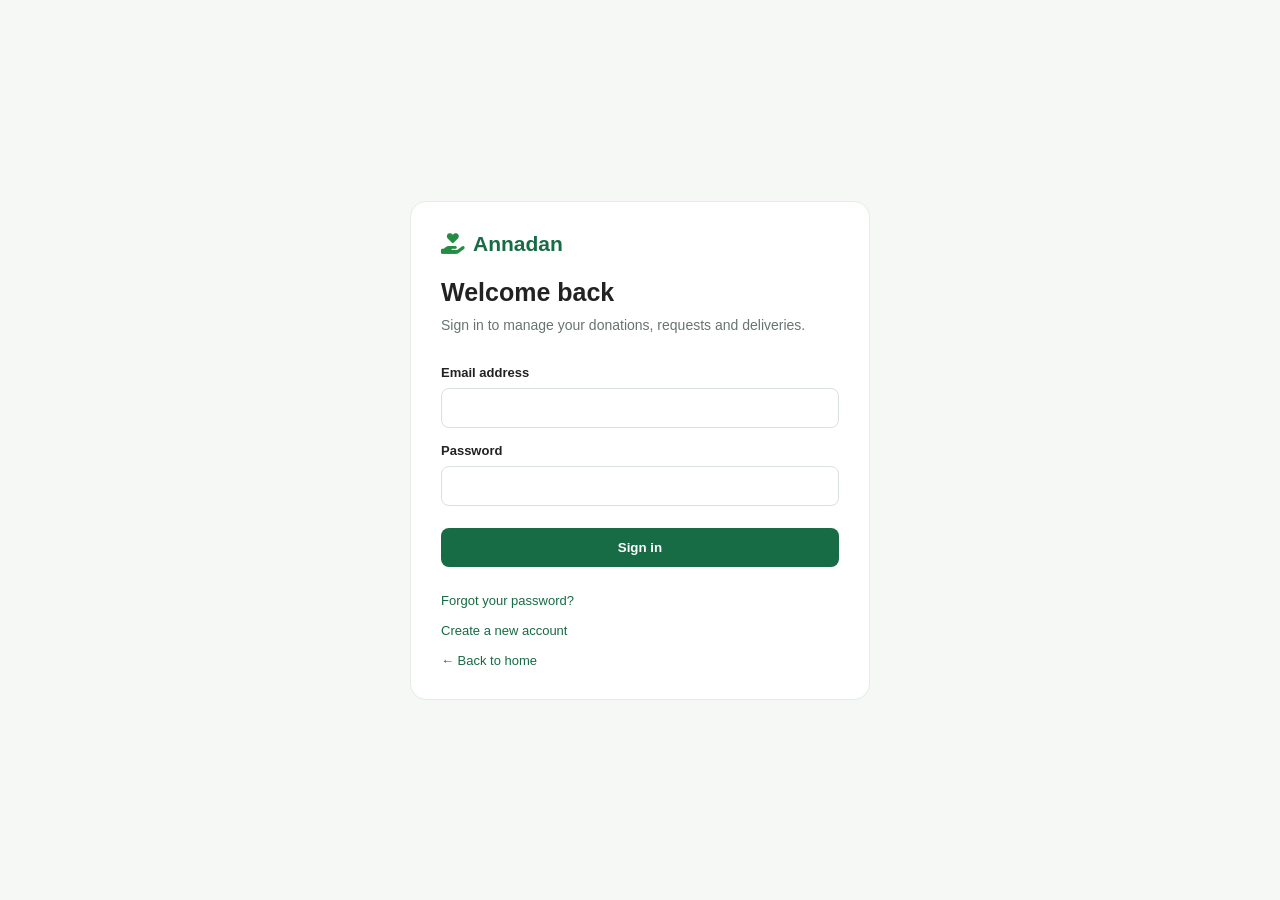
<file: verify.html>
<!DOCTYPE html>
<html lang="en">
<head>
    <meta charset="UTF-8">
    <meta name="viewport" content="width=device-width, initial-scale=1.0">
    <title>Verify account | Annadan</title>
    <link rel="stylesheet" href="css/style.css">
</head>
<body class="register-page">
    <main class="register-card">
        <a class="register-logo" href="index.html"><span>Annadan</span></a>
        <h1>Verify your account</h1>
        <p class="register-intro">Enter the six-digit code sent to your registered email address. The code expires after ten minutes.</p>
        <form id="email-verify-form" class="account-form">
            <label for="verification-code">Email verification code</label>
            <input id="verification-code" name="code" inputmode="numeric" autocomplete="one-time-code" pattern="[0-9]{6}" minlength="6" maxlength="6" required>
            <button type="submit">Verify email</button>
        </form>
        <button id="resend-email-code" class="feature-action" type="button">Resend code</button>
        <hr class="feature-divider">
        <h2>Verify phone number (optional)</h2>
        <p class="register-intro">Phone verification requires Twilio Verify credentials on the Annadan API.</p>
        <form id="phone-verify-form" class="account-form">
            <button id="send-phone-code" type="button">Send phone OTP</button>
            <label for="phone-code">Phone verification code</label>
            <input id="phone-code" name="code" inputmode="numeric" minlength="4" maxlength="10">
            <button type="submit">Verify phone</button>
        </form>
        <p id="verify-message" class="register-message" role="status" aria-live="polite"></p>
        <a class="back-home" href="login.html">Back to sign in</a>
    </main>
    <script src="js/api.js"></script>
    <script src="js/verify.js"></script>
</body>
</html>
</file>
<file: css/style.css>
* {
    margin: 0;
    padding: 0;
    box-sizing: border-box;
}

body {
    font-family: Arial, sans-serif;
    background: #f5f8f5;
    color: #222;
}

.container {
    display: flex;
    min-height: 100vh;
}

.sidebar {
    width: 225px;
    padding: 25px 15px;
    background: #fff;
    border-right: 1px solid #e5e5e5;
    display: flex;
    flex-direction: column;
    flex-shrink: 0;
}

.logo {
    text-align: center;
    margin-bottom: 35px;
}

.logo i {
    font-size: 38px;
    color: #258c43;
}

.logo h2 {
    margin-top: 8px;
    font-size: 28px;
}

.logo p {
    margin-top: 3px;
    font-size: 11px;
    color: #777;
}

.sidebar nav {
    display: flex;
    flex-direction: column;
    gap: 8px;
}

.sidebar nav a {
    padding: 13px;
    border-radius: 10px;
    color: #333;
    text-decoration: none;
    font-size: 14px;
}

.sidebar nav a i {
    width: 28px;
    color: #758078;
}

.sidebar nav a:hover,
.sidebar nav a.active {
    background: #eaf5e8;
    color: #176b45;
}

.sidebar nav a.active {
    border-left: 5px solid #176b45;
}

.sidebar-message {
    margin-top: 38px;
    padding: 22px 15px;
    border-radius: 18px;
    background: #edf7e9;
    text-align: center;
}

.sidebar-message i {
    color: #258c43;
    font-size: 30px;
}

.sidebar-message h3 {
    margin: 10px;
}

.sidebar-message p {
    font-size: 13px;
    line-height: 1.5;
}

.account {
    margin-top: auto;
    padding: 15px;
    border-radius: 10px;
    background: #f0f8ed;
    font-size: 13px;
}

.account h4 {
    margin: 7px 0;
}

.account a {
    color: #176b45;
    text-decoration: none;
}

.logout {
    padding: 15px;
    color: #333;
    text-decoration: none;
}

.main-content {
    flex: 1;
    min-width: 0;
    padding: 20px 25px;
}

.topbar {
    display: flex;
    align-items: center;
    justify-content: space-between;
    gap: 20px;
    margin-bottom: 22px;
}

.search-box {
    width: 48%;
    padding: 13px 18px;
    border-radius: 30px;
    background: #eef1ef;
    color: #687078;
}

.search-box input {
    width: 85%;
    margin-left: 10px;
    border: 0;
    outline: 0;
    background: transparent;
    font-size: 14px;
}

.profile,
.profile-info {
    display: flex;
    align-items: center;
}

.profile {
    gap: 22px;
}

.profile-info {
    gap: 10px;
}

.avatar {
    width: 38px;
    height: 38px;
    border-radius: 50%;
    background: #176b45;
    color: white;
    display: grid;
    place-items: center;
    font-weight: bold;
}

.hero {
    min-height: 300px;
    padding: 38px 42px;
    border-radius: 18px;
    display: flex;
    align-items: center;
    overflow: hidden;
    position: relative;
    background: linear-gradient(110deg, #edf8df, #e4f2d9);
}

.hero-watermark {
    position: absolute;
    top: 50%;
    right: 5%;
    width: min(36%, 390px);
    max-height: 88%;
    object-fit: contain;
    object-position: center;
    transform: translateY(-50%);
    opacity: .16;
    pointer-events: none;
}

.hero-content {
    position: relative;
    z-index: 1;
    max-width: 560px;
}

.hero h1 {
    margin-bottom: 12px;
    color: #176b45;
    font-size: 14px;
    letter-spacing: 2px;
}

.hero h2 {
    font-size: 38px;
    line-height: 1.15;
}

.hero h2 span {
    color: #258c43;
}

.hero p {
    max-width: 460px;
    margin-top: 12px;
    color: #59685e;
    line-height: 1.5;
}

.hero-buttons {
    display: flex;
    gap: 10px;
    margin-top: 20px;
}

.hero-buttons button,
.bottom-banner button {
    padding: 11px 16px;
    border: 0;
    border-radius: 8px;
    font-weight: bold;
}

.primary-btn {
    background: #176b45;
    color: white;
}

.secondary-btn {
    background: white;
    color: #176b45;
}

.features {
    display: grid;
    grid-template-columns: repeat(4, 1fr);
    gap: 14px;
    margin: 20px 0 26px;
}

.feature-card {
    min-height: 80px;
    padding: 14px;
    border: 1px solid #e5ebe6;
    border-radius: 13px;
    background: white;
    display: flex;
    align-items: center;
    gap: 12px;
}

.feature-card > i {
    width: 40px;
    height: 40px;
    border-radius: 10px;
    background: #edf7e9;
    color: #176b45;
    display: grid;
    place-items: center;
}

.feature-card h3 {
    margin-bottom: 5px;
    font-size: 13px;
}

.feature-card p {
    color: #68746e;
    font-size: 11px;
}

.dashboard-grid {
    display: grid;
    grid-template-columns: 1.5fr 1fr;
    gap: 18px;
    align-items: start;
}

.donations-section,
.impact-section,
.nearby-section {
    padding: 18px;
    border: 1px solid #e5ebe6;
    border-radius: 14px;
    background: white;
}

.section-heading {
    display: flex;
    align-items: center;
    justify-content: space-between;
    margin-bottom: 14px;
}

.section-heading h2,
.impact-section > h2,
.nearby-section > h2 {
    font-size: 17px;
}

.section-heading h2 i,
.impact-section > h2 i,
.nearby-section > h2 i {
    margin-right: 6px;
    color: #176b45;
}

.section-heading a {
    color: #176b45;
    text-decoration: none;
    font-size: 12px;
}

.food-item {
    display: grid;
    grid-template-columns: 95px 1fr auto;
    align-items: center;
    gap: 12px;
    padding: 13px 0;
    border-top: 1px solid #edf0ed;
}

.food-item img {
    display: none;
}

/* The image files are empty, so these small colour blocks stand in for them. */
.food-item::before {
    content: "🥗";
    width: 95px;
    height: 78px;
    border-radius: 10px;
    background: #edf5e5;
    display: grid;
    place-items: center;
    font-size: 32px;
    grid-row: span 2;
}

.food-item:nth-of-type(3)::before {
    content: "🥖";
    background: #f8edda;
}

.food-item:nth-of-type(4)::before {
    content: "🍛";
    background: #f5ead5;
}

.food-details h3 {
    margin-bottom: 6px;
    font-size: 13px;
}

.food-details p {
    margin-top: 4px;
    color: #68746e;
    font-size: 11px;
}

.food-details p i {
    width: 14px;
    color: #176b45;
}

.food-source {
    color: #879189;
    font-size: 10px;
}

.food-item button {
    padding: 8px 10px;
    border: 1px solid #cfe1d4;
    border-radius: 7px;
    background: white;
    color: #176b45;
    font-size: 11px;
}

.right-section {
    display: grid;
    gap: 16px;
}

.impact-section > h2,
.nearby-section > h2 {
    margin-bottom: 16px;
}

.impact-stats {
    display: grid;
    grid-template-columns: repeat(3, 1fr);
    gap: 8px;
    text-align: center;
}

.impact-stats > div {
    padding: 12px 5px;
    border-radius: 10px;
    background: #f6f9f6;
}

.impact-stats i {
    color: #176b45;
}

.impact-stats h2 {
    margin: 7px 0 4px;
    font-size: 15px;
}

.impact-stats p {
    color: #68746e;
    font-size: 10px;
}

.thank-you {
    display: flex;
    align-items: center;
    gap: 12px;
    margin-top: 15px;
    padding: 13px;
    border-radius: 10px;
    background: #edf7e9;
}

.thank-you > i {
    color: #d59d28;
    font-size: 22px;
}

.thank-you h3 {
    margin-bottom: 4px;
    font-size: 13px;
}

.thank-you p {
    color: #68746e;
    font-size: 11px;
    line-height: 1.4;
}

.map-placeholder {
    min-height: 170px;
    padding: 18px;
    border-radius: 10px;
    background: #edf5e9;
    display: flex;
    flex-direction: column;
    justify-content: center;
    align-items: center;
    text-align: center;
}

.map-placeholder > i {
    margin-bottom: 10px;
    color: #176b45;
    font-size: 24px;
}

.map-placeholder h3 {
    margin-bottom: 5px;
    font-size: 13px;
}

.map-placeholder p {
    color: #68746e;
    font-size: 11px;
}

.bottom-banner {
    margin-top: 20px;
    padding: 22px 26px;
    border-radius: 14px;
    background: #176b45;
    color: white;
    display: flex;
    align-items: center;
    justify-content: space-between;
}

.bottom-banner h2 {
    font-size: 18px;
}

.bottom-banner p {
    margin-top: 6px;
    color: #d8eadc;
    font-size: 12px;
}

.bottom-banner button {
    background: white;
    color: #176b45;
}

@media (max-width: 1050px) {
    .sidebar {
        width: 205px;
    }

    .features {
        grid-template-columns: repeat(2, 1fr);
    }

    .dashboard-grid {
        grid-template-columns: 1fr;
    }
}

@media (max-width: 700px) {
    .container {
        display: block;
    }

    .sidebar {
        width: 100%;
        padding: 12px;
    }

    .logo {
        display: flex;
        align-items: center;
        gap: 10px;
        margin-bottom: 10px;
        text-align: left;
    }

    .logo i {
        font-size: 22px;
    }

    .logo h2 {
        margin: 0;
        font-size: 20px;
    }

    .logo p,
    .sidebar-message,
    .account,
    .logout {
        display: none;
    }

    .sidebar nav {
        flex-direction: row;
        overflow-x: auto;
    }

    .sidebar nav a {
        flex: 0 0 auto;
        padding: 9px;
        font-size: 12px;
    }

    .main-content {
        padding: 15px;
    }

    .search-box {
        width: 100%;
    }

    .profile {
        gap: 12px;
    }

    .profile-info span,
    .profile-info > i {
        display: none;
    }

    .hero {
        min-height: 255px;
        padding: 25px;
    }

    .hero h2 {
        font-size: 29px;
    }

    .hero-watermark {
        right: 2%;
        width: 43%;
        opacity: .12;
    }

    .features {
        gap: 9px;
    }

    .feature-card {
        padding: 10px;
    }

    .food-item {
        grid-template-columns: 75px 1fr;
    }

    .food-item::before {
        width: 75px;
        height: 70px;
    }

    .food-item button {
        grid-column: 2;
        justify-self: start;
    }
}


.empty-message {
    padding: 16px 0;
    color: #68746e;
    font-size: 13px;
}

.food-item button:disabled {
    background: #edf7e9;
    color: #176b45;
    cursor: default;
}

.food-item[hidden] {
    display: none;
}

.register-page {
    min-height: 100vh;
    padding: 30px 16px;
    display: flex;
    justify-content: center;
    align-items: center;
}

.register-card {
    width: 100%;
    max-width: 460px;
    padding: 30px;
    border: 1px solid #e5ebe6;
    border-radius: 16px;
    background: white;
}

.register-logo {
    display: inline-flex;
    align-items: center;
    gap: 8px;
    margin-bottom: 22px;
    color: #176b45;
    text-decoration: none;
    font-size: 21px;
    font-weight: bold;
}

.register-logo i {
    color: #258c43;
}

.register-card h1 {
    font-size: 25px;
}

.register-intro {
    margin: 8px 0 22px;
    color: #68746e;
    font-size: 14px;
    line-height: 1.5;
}

#register-form {
    display: flex;
    flex-direction: column;
    gap: 8px;
}

#register-form label {
    margin-top: 7px;
    font-size: 13px;
    font-weight: bold;
}

#register-form input,
#register-form select {
    width: 100%;
    padding: 11px 12px;
    border: 1px solid #d9e1db;
    border-radius: 8px;
    background: white;
    font: inherit;
    font-size: 14px;
}

#register-form input:focus,
#register-form select:focus {
    outline: 2px solid #b6d9c2;
    border-color: #176b45;
}

#register-form button {
    margin-top: 14px;
    padding: 12px;
    border: 0;
    border-radius: 8px;
    background: #176b45;
    color: white;
    font-weight: bold;
    cursor: pointer;
}

.register-message {
    margin-top: 12px;
    color: #176b45;
    font-size: 14px;
    line-height: 1.5;
}

.back-home {
    display: inline-block;
    margin-top: 14px;
    color: #176b45;
    font-size: 13px;
    text-decoration: none;
}

.demo-note {
    margin-top: 18px;
    color: #68746e;
    font-size: 11px;
    line-height: 1.5;
}

.bottom-banner .join-button {
    padding: 11px 16px;
    border-radius: 8px;
    background: white;
    color: #176b45;
    font-size: 13px;
    font-weight: bold;
    text-decoration: none;
    white-space: nowrap;
}

.profile-page .topbar {
    margin-bottom: 20px;
}

.profile-eyebrow {
    margin-bottom: 5px;
    color: #68746e;
    font-size: 11px;
    letter-spacing: 1px;
}

.profile-page .topbar h1 {
    font-size: 25px;
}

.profile-home-link,
.profile-activity a {
    color: #176b45;
    font-size: 13px;
    text-decoration: none;
}

.profile-summary {
    display: flex;
    align-items: center;
    gap: 16px;
    padding: 22px;
    border: 1px solid #e5ebe6;
    border-radius: 14px;
    background: white;
}

.profile-avatar {
    width: 64px;
    height: 64px;
    border-radius: 50%;
    background: #176b45;
    color: white;
    display: grid;
    place-items: center;
    font-size: 24px;
    font-weight: bold;
}

.profile-summary h2 {
    font-size: 20px;
}

.profile-summary p,
.profile-section-heading p,
.profile-activity p {
    margin-top: 5px;
    color: #68746e;
    font-size: 13px;
}

.profile-status {
    margin-left: auto;
    color: #176b45;
    font-size: 12px;
}

.profile-status i {
    margin-right: 5px;
    font-size: 9px;
}

.profile-stats {
    display: grid;
    grid-template-columns: repeat(3, 1fr);
    gap: 14px;
    margin: 16px 0;
}

.profile-stat,
.profile-details,
.profile-activity {
    border: 1px solid #e5ebe6;
    border-radius: 14px;
    background: white;
}

.profile-stat {
    padding: 18px;
    display: grid;
    gap: 8px;
}

.profile-stat i {
    color: #176b45;
}

.profile-stat strong {
    font-size: 22px;
}

.profile-stat span {
    color: #68746e;
    font-size: 12px;
}

.profile-details {
    padding: 20px;
}

.profile-section-heading {
    margin-bottom: 8px;
}

.profile-section-heading h2,
.profile-activity h2 {
    font-size: 17px;
}

.profile-detail-row {
    display: flex;
    justify-content: space-between;
    gap: 16px;
    padding: 14px 0;
    border-top: 1px solid #edf0ed;
    font-size: 13px;
}

.profile-detail-row span {
    color: #68746e;
}

.profile-detail-row strong {
    text-align: right;
}

.profile-activity {
    margin-top: 16px;
    padding: 20px;
    display: flex;
    justify-content: space-between;
    align-items: center;
    gap: 18px;
}

@media (max-width: 700px) {
    .profile-stats {
        gap: 8px;
    }

    .profile-stat {
        padding: 12px;
    }

    .profile-activity {
        align-items: flex-start;
        flex-direction: column;
    }
}

.content-page .page-heading {
    display: flex;
    align-items: center;
    justify-content: space-between;
    gap: 20px;
    margin-bottom: 20px;
}

.page-heading h1 {
    font-size: 25px;
}

.page-heading > div > p:last-child {
    margin-top: 6px;
    color: #68746e;
    font-size: 13px;
}

.page-note {
    margin-bottom: 16px;
    padding: 12px 14px;
    border-radius: 9px;
    background: #edf7e9;
    color: #176b45;
    font-size: 12px;
}

.offer-list {
    display: grid;
    grid-template-columns: repeat(2, minmax(0, 1fr));
    gap: 14px;
}

.offer-card {
    display: flex;
    gap: 14px;
    padding: 16px;
    border: 1px solid #e5ebe6;
    border-radius: 13px;
    background: white;
}

.offer-icon {
    width: 58px;
    height: 58px;
    flex: 0 0 58px;
    border-radius: 11px;
    background: #edf5e5;
    display: grid;
    place-items: center;
    font-size: 26px;
}

.offer-main {
    flex: 1;
    min-width: 0;
}

.offer-heading {
    display: flex;
    align-items: flex-start;
    justify-content: space-between;
    gap: 8px;
}

.offer-heading h2 {
    font-size: 14px;
}

.offer-heading span {
    color: #176b45;
    font-size: 10px;
    white-space: nowrap;
}

.offer-main > p {
    margin-top: 7px;
    color: #68746e;
    font-size: 11px;
    line-height: 1.4;
}

.offer-main .offer-place {
    color: #33443a;
}

.offer-place i {
    margin-right: 4px;
    color: #176b45;
}

.offer-meta {
    display: flex;
    justify-content: space-between;
    gap: 8px;
    margin-top: 10px;
    color: #68746e;
    font-size: 10px;
}

.offer-request {
    margin-top: 12px;
    padding: 8px 12px;
    border: 1px solid #cfe1d4;
    border-radius: 7px;
    background: white;
    color: #176b45;
    font-size: 11px;
    cursor: pointer;
}

.offer-request:disabled {
    background: #edf7e9;
    cursor: default;
}

.activity-summary,
.impact-cards {
    display: grid;
    grid-template-columns: repeat(3, 1fr);
    gap: 14px;
}

.activity-summary > div,
.impact-cards article {
    padding: 18px;
    border: 1px solid #e5ebe6;
    border-radius: 13px;
    background: white;
}

.activity-summary > div {
    display: flex;
    flex-direction: column;
    gap: 8px;
}

.activity-summary span,
.impact-cards span {
    color: #68746e;
    font-size: 12px;
}

.activity-summary strong,
.impact-cards strong {
    font-size: 23px;
}

.activity-panel {
    margin-top: 16px;
    padding: 38px 20px;
    border: 1px solid #e5ebe6;
    border-radius: 14px;
    background: white;
    text-align: center;
}

.activity-empty-icon {
    width: 52px;
    height: 52px;
    margin: 0 auto 13px;
    border-radius: 50%;
    background: #edf7e9;
    color: #176b45;
    display: grid;
    place-items: center;
}

.activity-panel h2 {
    font-size: 17px;
}

.activity-panel p {
    max-width: 430px;
    margin: 8px auto 14px;
    color: #68746e;
    font-size: 13px;
    line-height: 1.5;
}

.activity-panel a {
    color: #176b45;
    font-size: 13px;
    text-decoration: none;
}

.impact-welcome {
    display: flex;
    align-items: center;
    gap: 15px;
    margin-bottom: 16px;
    padding: 20px;
    border-radius: 13px;
    background: #edf7e9;
    color: #176b45;
}

.impact-welcome > i {
    font-size: 27px;
}

.impact-welcome h2 {
    font-size: 16px;
}

.impact-welcome p {
    margin-top: 5px;
    color: #59685e;
    font-size: 12px;
}

.impact-cards article {
    display: flex;
    flex-direction: column;
    gap: 9px;
}

.impact-cards i {
    color: #176b45;
}

.impact-details {
    margin-top: 16px;
    padding: 20px;
    border: 1px solid #e5ebe6;
    border-radius: 13px;
    background: white;
}

.impact-details h2 {
    font-size: 17px;
}

.impact-details > p {
    margin-top: 6px;
    color: #68746e;
    font-size: 12px;
}

.impact-progress {
    margin-top: 18px;
    color: #46554b;
    font-size: 12px;
}

.impact-progress div {
    height: 8px;
    margin-top: 8px;
    overflow: hidden;
    border-radius: 8px;
    background: #edf0ed;
}

.impact-progress i {
    display: block;
    height: 100%;
    border-radius: 8px;
    background: #258c43;
}

.settings-panel {
    max-width: 760px;
    padding: 20px;
    border: 1px solid #e5ebe6;
    border-radius: 14px;
    background: white;
}

.settings-group + .settings-group {
    margin-top: 22px;
    padding-top: 20px;
    border-top: 1px solid #edf0ed;
}

.settings-group h2 {
    font-size: 17px;
}

.settings-group > p {
    margin: 6px 0 12px;
    color: #68746e;
    font-size: 12px;
}

.setting-option {
    display: flex;
    justify-content: space-between;
    align-items: center;
    gap: 14px;
    padding: 13px 0;
    border-top: 1px solid #edf0ed;
}

.setting-option strong,
.setting-option small {
    display: block;
}

.setting-option strong {
    font-size: 13px;
}

.setting-option small {
    margin-top: 4px;
    color: #68746e;
    font-size: 11px;
}

.setting-option input {
    width: 17px;
    height: 17px;
    accent-color: #176b45;
}

.settings-label {
    display: block;
    margin: 12px 0 6px;
    font-size: 12px;
    font-weight: bold;
}

.settings-group select {
    width: 100%;
    max-width: 300px;
    padding: 10px;
    border: 1px solid #d9e1db;
    border-radius: 8px;
    background: white;
}

.settings-save {
    margin-top: 18px;
    padding: 10px 15px;
    border: 0;
    border-radius: 8px;
    background: #176b45;
    color: white;
    font-weight: bold;
    cursor: pointer;
}

.settings-message {
    margin-top: 10px;
    color: #176b45;
    font-size: 12px;
}

/* Additional workflow tools */
.feature-tools-grid {
    display: grid;
    grid-template-columns: repeat(2, minmax(0, 1fr));
    gap: 18px;
    margin-top: 20px;
}

.feature-tool-card {
    padding: 22px;
    border: 1px solid #e5ece6;
    border-radius: 16px;
    background: #fff;
    box-shadow: 0 5px 18px rgba(26, 74, 43, .04);
}

.feature-tool-icon {
    display: grid;
    width: 42px;
    height: 42px;
    margin-bottom: 14px;
    place-items: center;
    border-radius: 12px;
    background: #eaf5e8;
    color: #176b45;
    font-size: 18px;
}

.feature-tool-card h2 {
    margin-bottom: 7px;
    font-size: 18px;
}

.feature-tool-card > p {
    margin-bottom: 15px;
    color: #68746e;
    font-size: 13px;
    line-height: 1.5;
}

.feature-tool-links {
    display: grid;
    gap: 8px;
}

.feature-tool-links a {
    display: flex;
    justify-content: space-between;
    gap: 10px;
    padding: 11px 12px;
    border-radius: 9px;
    background: #f5f8f5;
    color: #176b45;
    font-size: 13px;
    font-weight: bold;
    text-decoration: none;
}

.feature-tool-links a span {
    color: #68746e;
    font-size: 12px;
    font-weight: normal;
}

.feature-check {
    display: flex;
    gap: 9px;
    align-items: flex-start;
    margin: 12px 0;
    color: #38443d;
    font-size: 13px;
}

.feature-check input {
    margin-top: 2px;
    accent-color: #176b45;
}

.feature-tool-card .feature-hint,
.feature-tool-card .feature-status {
    margin: 12px 0 0;
    color: #68746e;
    font-size: 12px;
}

.feature-action {
    padding: 10px 13px;
    border: 0;
    border-radius: 8px;
    background: #176b45;
    color: white;
    font-size: 13px;
    font-weight: bold;
    cursor: pointer;
}

.feature-field {
    display: block;
    margin: 12px 0;
    color: #38443d;
    font-size: 12px;
    font-weight: bold;
}

.feature-field input {
    display: block;
    width: 100%;
    margin-top: 7px;
    padding: 10px;
    border: 1px solid #d9e1db;
    border-radius: 8px;
    font: inherit;
}

.feature-field select,
.feature-field textarea {
    display: block;
    width: 100%;
    margin-top: 7px;
    padding: 10px;
    border: 1px solid #d9e1db;
    border-radius: 8px;
    background: #fff;
    color: #26372d;
    font: inherit;
}

.feature-field textarea {
    resize: vertical;
}

.rating-fieldset {
    margin: 14px 0;
    padding: 0;
    border: 0;
}

.rating-fieldset legend {
    margin-bottom: 7px;
    color: #38443d;
    font-size: 12px;
    font-weight: bold;
}

.rating-options {
    display: flex;
    gap: 4px;
}

.rating-options label {
    position: relative;
    display: grid;
    width: 38px;
    height: 38px;
    place-items: center;
    border-radius: 8px;
    cursor: pointer;
}

.rating-options input {
    position: absolute;
    width: 1px;
    height: 1px;
    opacity: 0;
}

.rating-options span {
    color: #cbd3cd;
    font-size: 27px;
    line-height: 1;
}

.rating-options label.selected span {
    color: #e6a92e;
}

.rating-options label:focus-within {
    outline: 2px solid #176b45;
}

.feature-tool-card .rating-caption {
    margin: 4px 0 0;
    color: #68746e;
    font-size: 11px;
}

.feature-list {
    padding-left: 19px;
    color: #38443d;
    font-size: 13px;
    line-height: 1.9;
}

.feature-tags {
    display: flex;
    flex-wrap: wrap;
    gap: 8px;
    margin: 14px 0 18px;
}

.feature-tags span {
    padding: 7px 10px;
    border-radius: 20px;
    background: #edf7e9;
    color: #176b45;
    font-size: 12px;
}

.feature-text-link {
    color: #176b45;
    font-size: 13px;
    font-weight: bold;
    text-decoration: none;
}

.tracking-preview {
    margin-top: 18px;
    padding-top: 15px;
    border-top: 1px solid #edf0ed;
}

.tracking-preview[hidden] {
    display: none;
}

.tracking-preview-heading {
    display: flex;
    align-items: center;
    justify-content: space-between;
    gap: 10px;
    margin-bottom: 16px;
}

.tracking-preview-heading div span,
.tracking-preview-heading div strong {
    display: block;
}

.tracking-preview-heading div span {
    margin-bottom: 4px;
    color: #68746e;
    font-size: 10px;
    letter-spacing: .8px;
}

.tracking-preview-heading div strong {
    color: #26372d;
    font-size: 13px;
}

.tracking-demo-badge {
    padding: 6px 9px;
    border-radius: 20px;
    background: #fff5df;
    color: #805a14;
    font-size: 10px;
    font-weight: bold;
}

.tracking-steps {
    display: grid;
    gap: 0;
    margin: 0;
    padding: 0;
    list-style: none;
}

.tracking-steps li {
    position: relative;
    display: flex;
    min-height: 58px;
    gap: 11px;
    color: #929b95;
}

.tracking-steps li:not(:last-child)::after {
    position: absolute;
    top: 29px;
    bottom: 0;
    left: 13px;
    width: 2px;
    background: #e3e9e4;
    content: "";
}

.tracking-steps li.complete:not(:last-child)::after {
    background: #69a77d;
}

.tracking-step-icon {
    z-index: 1;
    display: grid;
    width: 28px;
    height: 28px;
    flex: 0 0 28px;
    place-items: center;
    border: 2px solid #e3e9e4;
    border-radius: 50%;
    background: #fff;
    font-size: 11px;
}

.tracking-steps li.complete,
.tracking-steps li.current {
    color: #176b45;
}

.tracking-steps li.complete .tracking-step-icon,
.tracking-steps li.current .tracking-step-icon {
    border-color: #258c43;
    background: #edf7e9;
}

.tracking-steps li.current .tracking-step-icon {
    background: #176b45;
    color: white;
}

.tracking-steps li strong,
.tracking-steps li small {
    display: block;
}

.tracking-steps li strong {
    padding-top: 2px;
    color: #26372d;
    font-size: 12px;
}

.tracking-steps li.current strong {
    color: #176b45;
}

.tracking-steps li small {
    margin-top: 4px;
    color: #68746e;
    font-size: 11px;
    line-height: 1.4;
}

.feature-tool-card .tracking-demo-note {
    margin: 3px 0 0 39px;
    color: #68746e;
    font-size: 10px;
}

@media (max-width: 850px) {
    .offer-list {
        grid-template-columns: 1fr;
    }

    .feature-tools-grid {
        grid-template-columns: 1fr;
    }
}

@media (max-width: 700px) {
    .activity-summary,
    .impact-cards {
        gap: 8px;
    }

    .activity-summary > div,
    .impact-cards article {
        padding: 12px;
    }

    .content-page .page-heading {
        align-items: flex-start;
    }

    .page-heading h1 {
        font-size: 21px;
    }
}

/* Shared styles for API-connected account and donation forms. */
.account-form {
    display: flex;
    flex-direction: column;
    gap: 8px;
}

.account-form label {
    margin-top: 7px;
    font-size: 13px;
    font-weight: bold;
}

.account-form input,
.account-form select,
.account-form textarea {
    width: 100%;
    padding: 11px 12px;
    border: 1px solid #d9e1db;
    border-radius: 8px;
    background: white;
    font: inherit;
    font-size: 14px;
}

.account-form input:focus,
.account-form select:focus,
.account-form textarea:focus {
    outline: 2px solid #b6d9c2;
    border-color: #176b45;
}

.account-form button {
    margin-top: 14px;
    padding: 12px;
    border: 0;
    border-radius: 8px;
    background: #176b45;
    color: white;
    font-weight: bold;
    cursor: pointer;
}

.account-form button:disabled {
    opacity: 0.65;
    cursor: wait;
}

.account-form .form-checkbox {
    display: flex;
    align-items: center;
    gap: 9px;
}

.account-form .form-checkbox input {
    width: 17px;
    height: 17px;
}

.donation-form-card {
    max-width: 620px;
}

#donation-form textarea {
    resize: vertical;
}

.admin-summary {
    grid-template-columns: repeat(auto-fit, minmax(150px, 1fr));
}

.admin-table-panel {
    margin-top: 22px;
    padding: 20px;
    border: 1px solid #e5ebe6;
    border-radius: 13px;
    background: white;
}

.admin-table-panel h2 {
    font-size: 17px;
}

.admin-table-panel > p {
    margin: 6px 0 14px;
    color: #68746e;
    font-size: 12px;
}

.admin-table-wrap {
    overflow-x: auto;
}

.admin-table {
    width: 100%;
    border-collapse: collapse;
    font-size: 12px;
    text-align: left;
}

.admin-table th,
.admin-table td {
    padding: 11px 9px;
    border-bottom: 1px solid #edf0ed;
    white-space: nowrap;
}

.admin-table th {
    color: #526359;
    font-weight: 700;
}

#home-donation-list {
    display: grid;
    gap: 14px;
}

#requests-list {
    grid-template-columns: 1fr;
}

#requests-list > h2 {
    grid-column: 1 / -1;
    margin: 12px 0 0;
    font-size: 18px;
}

#requests-list > p {
    color: #68746e;
    font-size: 13px;
}

@media (max-width: 760px) {
    .admin-summary {
        grid-template-columns: repeat(2, minmax(0, 1fr));
    }
}

.donation-filter {
    display: flex;
    align-items: center;
    gap: 10px;
    max-width: 560px;
    margin: 0 0 16px;
}

.donation-filter label {
    color: #526359;
    font-size: 12px;
    font-weight: 700;
}

.donation-filter input {
    min-width: 0;
    flex: 1;
    padding: 10px 12px;
    border: 1px solid #d9e1db;
    border-radius: 8px;
    font: inherit;
    font-size: 13px;
}

.donation-filter button {
    padding: 10px 14px;
    border: 0;
    border-radius: 8px;
    background: #176b45;
    color: white;
    font-size: 12px;
    cursor: pointer;
}

@media (max-width: 560px) {
    .donation-filter {
        align-items: stretch;
        flex-wrap: wrap;
    }
    .donation-filter label {
        flex: 0 0 100%;
    }
}

.request-inline-form {
    display: grid;
    gap: 8px;
    margin-top: 12px;
    padding: 12px;
    border: 1px solid #e5ebe6;
    border-radius: 9px;
    background: #fbfdfb;
}

.request-inline-form label {
    display: grid;
    gap: 4px;
    color: #526359;
    font-size: 11px;
    font-weight: 700;
}

.request-inline-form input,
.request-inline-form textarea {
    width: 100%;
    padding: 8px 10px;
    border: 1px solid #d9e1db;
    border-radius: 7px;
    background: white;
    font: inherit;
    font-size: 12px;
}

.request-inline-form .offer-request {
    margin-top: 2px;
}

.request-cancel {
    justify-self: start;
    padding: 6px 8px;
    border: 0;
    background: transparent;
    color: #68746e;
    font-size: 11px;
    cursor: pointer;
}

.offer-request-status {
    margin-top: 10px;
    color: #176b45;
    font-size: 11px;
    overflow-wrap: anywhere;
}

/* Additional API-backed feature surfaces. Existing page styles remain unchanged. */
.donation-card-image {
    width: 100%;
    max-height: 190px;
    object-fit: cover;
    border-radius: 10px;
    margin-bottom: 12px;
}
.safety-checklist {
    display: grid;
    gap: 9px;
    border: 1px solid #dce7df;
    border-radius: 10px;
    padding: 12px;
}
.safety-checklist legend {
    padding: 0 6px;
    font-size: 13px;
    font-weight: 700;
}
.feature-divider {
    border: 0;
    border-top: 1px solid #e1e9e3;
    margin: 16px 0;
}
.feature-actions-row {
    display: flex;
    flex-wrap: wrap;
    gap: 8px;
}
.secondary-action {
    background: #eef3ef !important;
    color: #365346 !important;
}
.delivery-map {
    width: 100%;
    min-height: 280px;
    margin-top: 12px;
    border: 1px solid #dce7df;
    border-radius: 12px;
    overflow: hidden;
    background: #f1f5f2;
}
.safety-review-card {
    padding: 16px;
    margin: 12px 0;
    border: 1px solid #e1e9e3;
    border-radius: 12px;
}
.safety-review-card img {
    max-width: 220px;
    max-height: 150px;
    object-fit: cover;
    border-radius: 8px;
}
.safety-review-actions {
    display: flex;
    flex-wrap: wrap;
    gap: 8px;
    margin-top: 10px;
}
.safety-review-actions button {
    padding: 8px 12px;
    border: 0;
    border-radius: 7px;
    cursor: pointer;
}
.support-contribution {
    margin-top: 22px;
}
.support-contribution select {
    display: block;
    max-width: 220px;
    margin: 8px 0 12px;
    padding: 9px 12px;
    border: 1px solid #d9e1db;
    border-radius: 8px;
    background: #fff;
}
</file>
